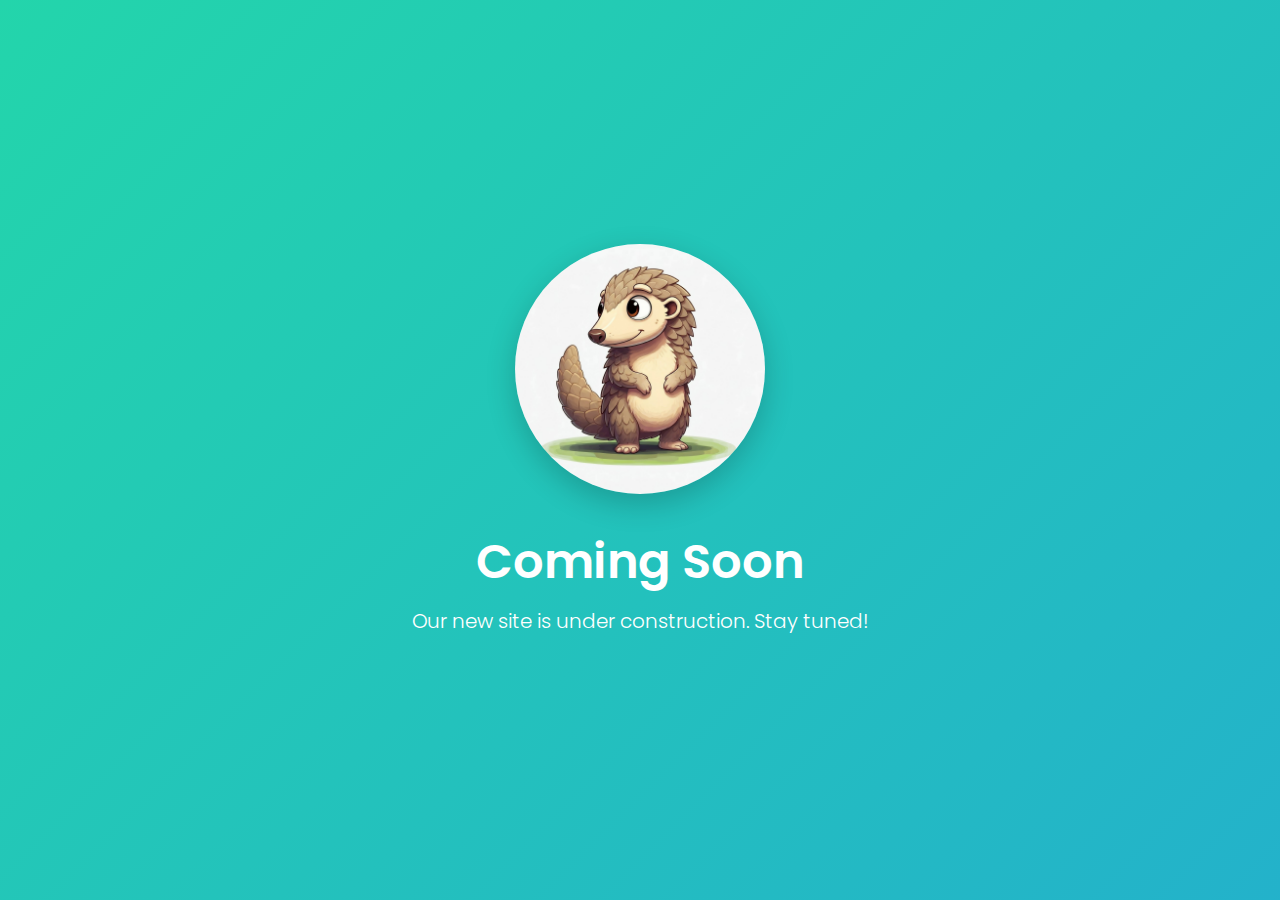
<file: index.html>
<!DOCTYPE html>
<html lang="en">

<head>
    <meta charset="UTF-8">
    <meta name="viewport" content="width=device-width, initial-scale=1.0">
    <title>Coming Soon!</title>
    <style>
        /* Import a nice font from Google Fonts */
        @import url('https://fonts.googleapis.com/css2?family=Poppins:wght@300;600&display=swap');

        /* Basic setup */
        body,
        html {
            height: 100%;
            margin: 0;
            font-family: 'Poppins', sans-serif;
            color: #ffffff;
            overflow: hidden;
            /* Prevents scrollbars from appearing */
        }

        /* The main container that centers everything */
        .container {
            display: flex;
            flex-direction: column;
            justify-content: center;
            align-items: center;
            text-align: center;
            min-height: 100vh;
            padding: 20px;
            box-sizing: border-box;
            /* Ensures padding doesn't add to the total height/width */
        }

        /* --- Animation 1: Animated Gradient Background --- */
        body {
            background: linear-gradient(-45deg, #ee7752, #e73c7e, #23a6d5, #23d5ab);
            background-size: 400% 400%;
            animation: gradientAnimation 15s ease infinite;
        }

        /* Keyframes for the gradient animation */
        @keyframes gradientAnimation {
            0% {
                background-position: 0% 50%;
            }

            50% {
                background-position: 100% 50%;
            }

            100% {
                background-position: 0% 50%;
            }
        }

        /* --- Animation 2: Floating Image --- */
        .mascot-image {
            max-width: 250px;
            /* Adjust the size of your image */
            width: 100%;
            height: auto;
            border-radius: 50%;
            /* Makes the image circular, remove if you want a square */
            box-shadow: 0 10px 30px rgba(0, 0, 0, 0.2);
            margin-bottom: 2rem;
            animation: floatAnimation 6s ease-in-out infinite;
        }

        /* Keyframes for the floating animation */
        @keyframes floatAnimation {
            0% {
                transform: translateY(0);
            }

            50% {
                transform: translateY(-20px);
            }

            100% {
                transform: translateY(0);
            }
        }

        /* --- Animation 3: Glowing Text --- */
        h1 {
            font-size: 3rem;
            font-weight: 600;
            margin: 0;
            animation: glowAnimation 2s ease-in-out infinite alternate;
        }

        p {
            font-size: 1.25rem;
            font-weight: 300;
            margin-top: 0.5rem;
        }

        /* Keyframes for the glowing text animation */
        @keyframes glowAnimation {
            from {
                text-shadow: 0 0 10px #fff, 0 0 20px #fff, 0 0 30px #e60073, 0 0 40px #e60073;
            }

            to {
                text-shadow: 0 0 20px #fff, 0 0 30px #ff4da6, 0 0 40px #ff4da6, 0 0 50px #ff4da6;
            }
        }

        /* Making it responsive for smaller screens */
        @media (max-width: 600px) {
            h1 {
                font-size: 2.5rem;
            }

            .mascot-image {
                max-width: 180px;
            }
        }
    </style>
</head>

<body>

    <div class="container">
        <img src="penny_the_pangolin.jpg" alt="Penny the Pangolin" class="mascot-image">

        <h1>Coming Soon</h1>
        <p>Our new site is under construction. Stay tuned!</p>
    </div>

</body>

</html>
</file>
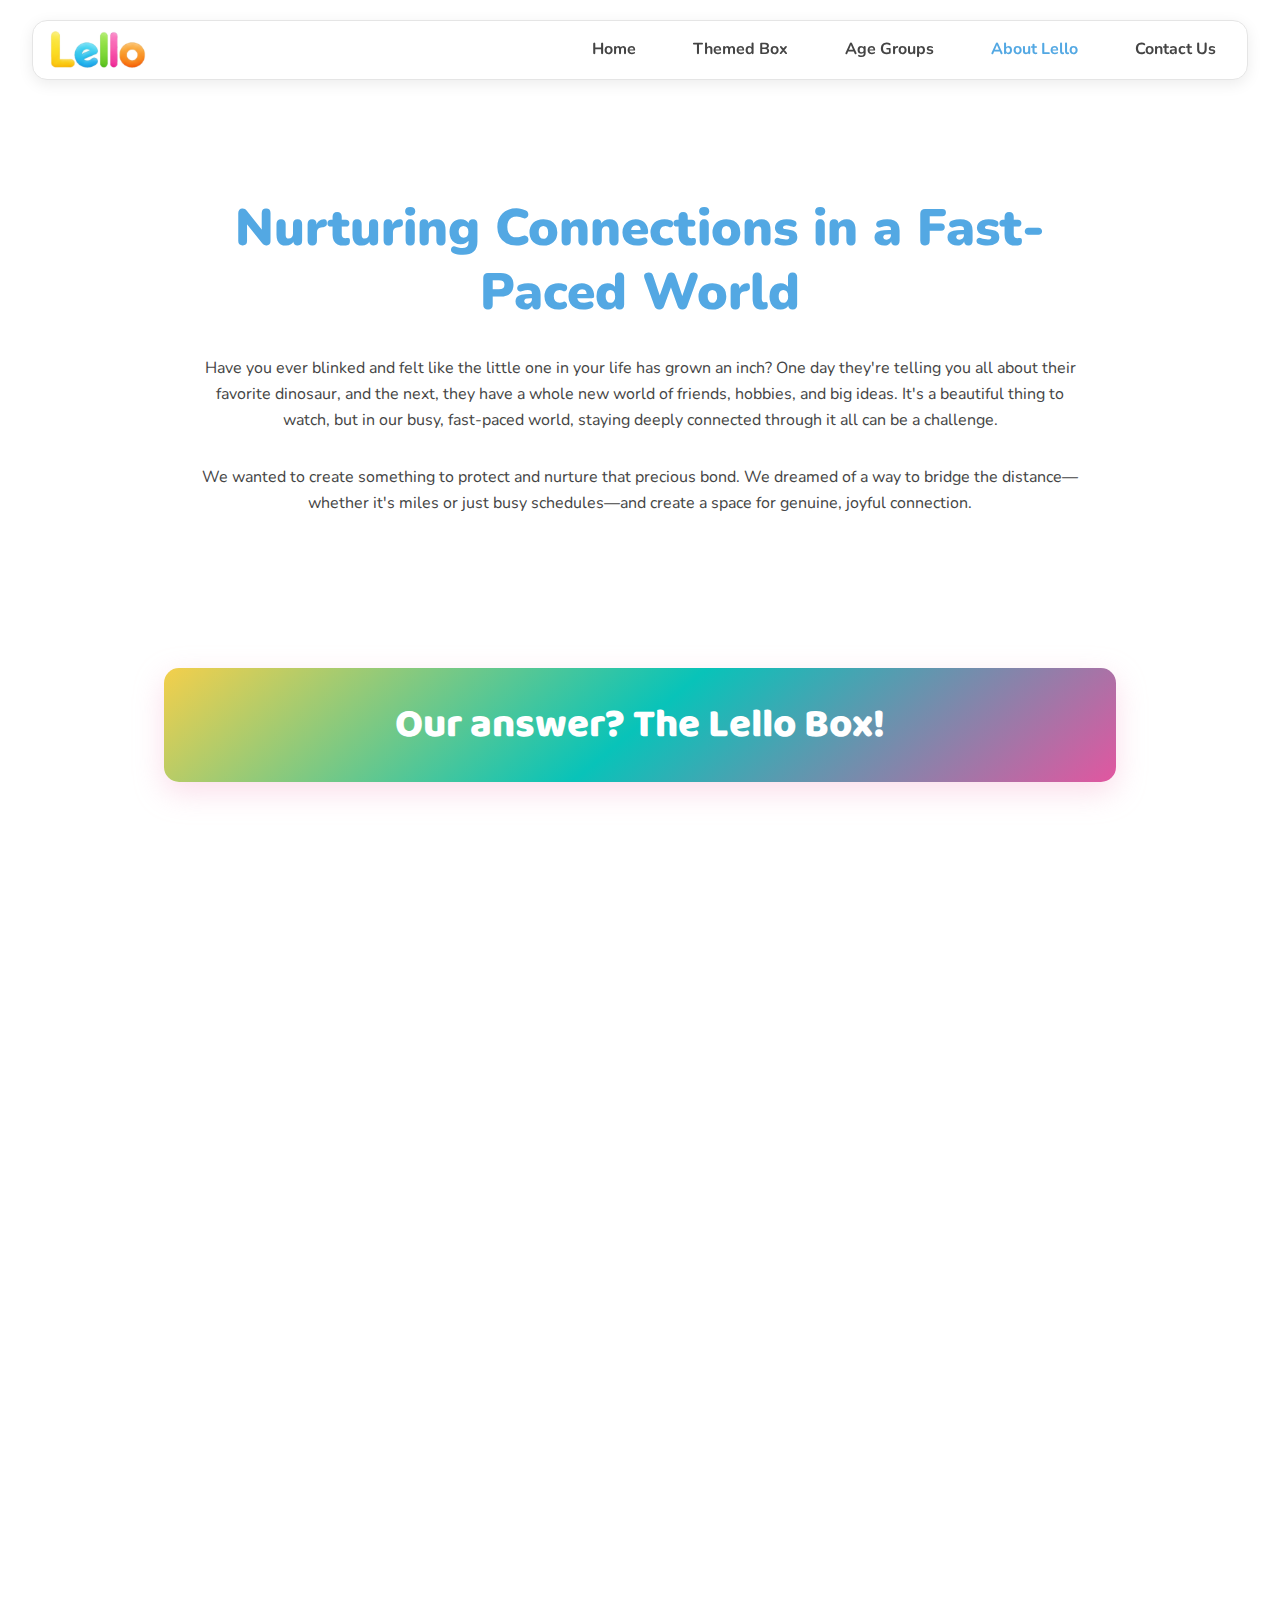
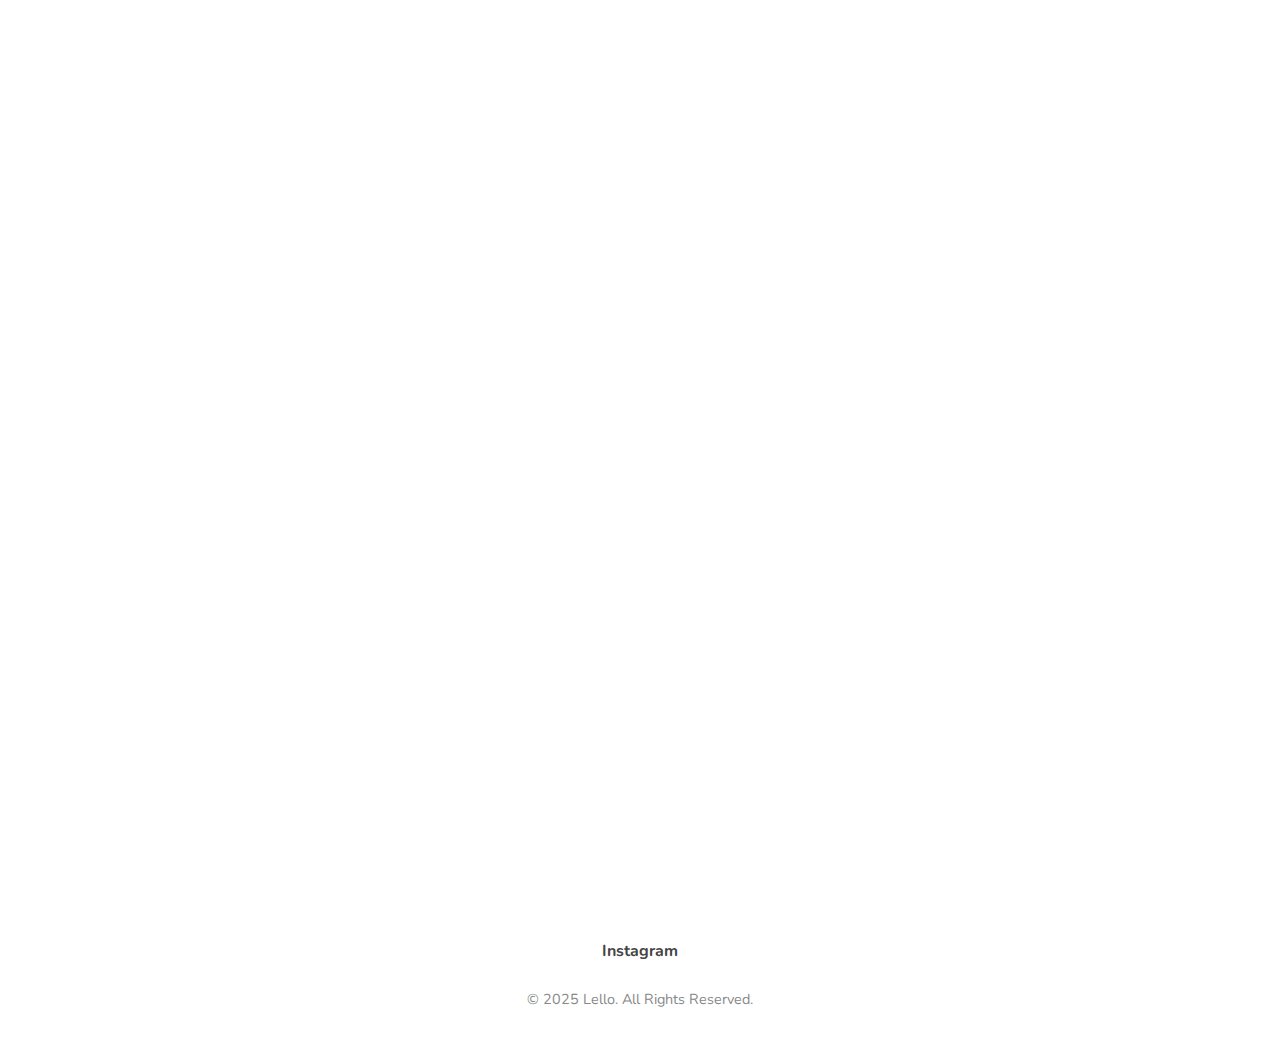
<file: about.html>
<!DOCTYPE html>
<html lang="en">
<head>
    <meta charset="UTF-8">
    <meta name="viewport" content="width=device-width, initial-scale=1.0">
    <title>Lello - About Us</title>
    
    <!-- Fonts -->
    <link rel="preconnect" href="https://fonts.googleapis.com">
    <link rel="preconnect" href="https://fonts.gstatic.com" crossorigin>
    <link href="https://fonts.googleapis.com/css2?family=Baloo+2:wght@800&family=Nunito:wght@400;700;900&display=swap" rel="stylesheet">
    
    <!-- Core Styles -->
    <link rel="stylesheet" href="css/core.css">
    <link rel="stylesheet" href="css/layout.css">
    <link rel="stylesheet" href="css/animations.css">
    <link rel="stylesheet" href="css/responsive.css">
</head>

<body>
    <header></header>

    <main>
        <div class="content-wrapper">
            <section class="section text-center mb-3xl scroll-reveal">
                <h2 class="text-secondary font-primary mb-lg">Nurturing Connections in a Fast-Paced World</h2>
                <p class="mb-lg">Have you ever blinked and felt like the little one in your life has grown an inch? One
                    day they're
                    telling you all about their favorite dinosaur, and the next, they have a whole new world of friends,
                    hobbies, and big ideas. It's a beautiful thing to watch, but in our busy, fast-paced world, staying
                    deeply connected through it all can be a challenge.</p>
                <p>We wanted to create something to protect and nurture that precious bond. We dreamed of a way to
                    bridge the distance—whether it's miles or just busy schedules—and create a space for genuine, joyful
                    connection.</p>
            </section>

            <div class="solution-reveal">
                <h3>Our answer? The Lello Box!</h3>
            </div>

            <section class="section mb-3xl scroll-reveal">
                <h2 class="text-center mb-lg">Inside Every Lello Box</h2>

                <div class="feature-grid">
                    <div class="card card-feature">
                        <h3>A Space to Share</h3>
                        <p>Our thoughtfully designed letter templates and prompts make it easy and fun for children to
                            share what's on their mind. It's a creative way for them to express feelings and create a
                            treasured keepsake.</p>
                    </div>
                    <div class="card card-feature">
                        <h3>An Adventure to Enjoy</h3>
                        <p>We also include an engaging, hands-on activity designed to spark curiosity and creativity.
                            These screen-free projects are perfect for helping kids learn, play, and discover something
                            new.</p>
                    </div>
                </div>
            </section>

            <section class="section mb-3xl scroll-reveal">
                <h2 class="text-center mb-lg">Our Mission</h2>
                <p class="text-center mb-lg">At Lello, our mission is simple: to help you build lasting memories and
                    strengthen your relationship
                    with the growing child in your life. We are dedicated to creating a world with:</p>

                <ul class="mission-list">
                    <li>
                        <h3>Deeper Connections</h3>
                        <p>Fostering the incredible bond between adults and the children they love.</p>
                    </li>
                    <li>
                        <h3>Confident Kids</h3>
                        <p>Giving children a fun and safe way to find their voice and express themselves.</p>
                    </li>
                    <li>
                        <h3>Screen-Free Fun</h3>
                        <p>Sparking joy, curiosity, and a love for hands-on learning.</p>
                    </li>
                </ul>
            </section>

            <section class="section text-center scroll-reveal">
                <p class="mb-lg">Thank you for being here. We can't wait for you to see the magic unfold, one letter at
                    a time.</p>
                <p class="signature">With warmth and wonder,<br>The Lello Family</p>
            </section>
        </div>
    </main>

    <footer></footer>

    <script src="js/shared.js"></script>
</body>

</html>
</file>
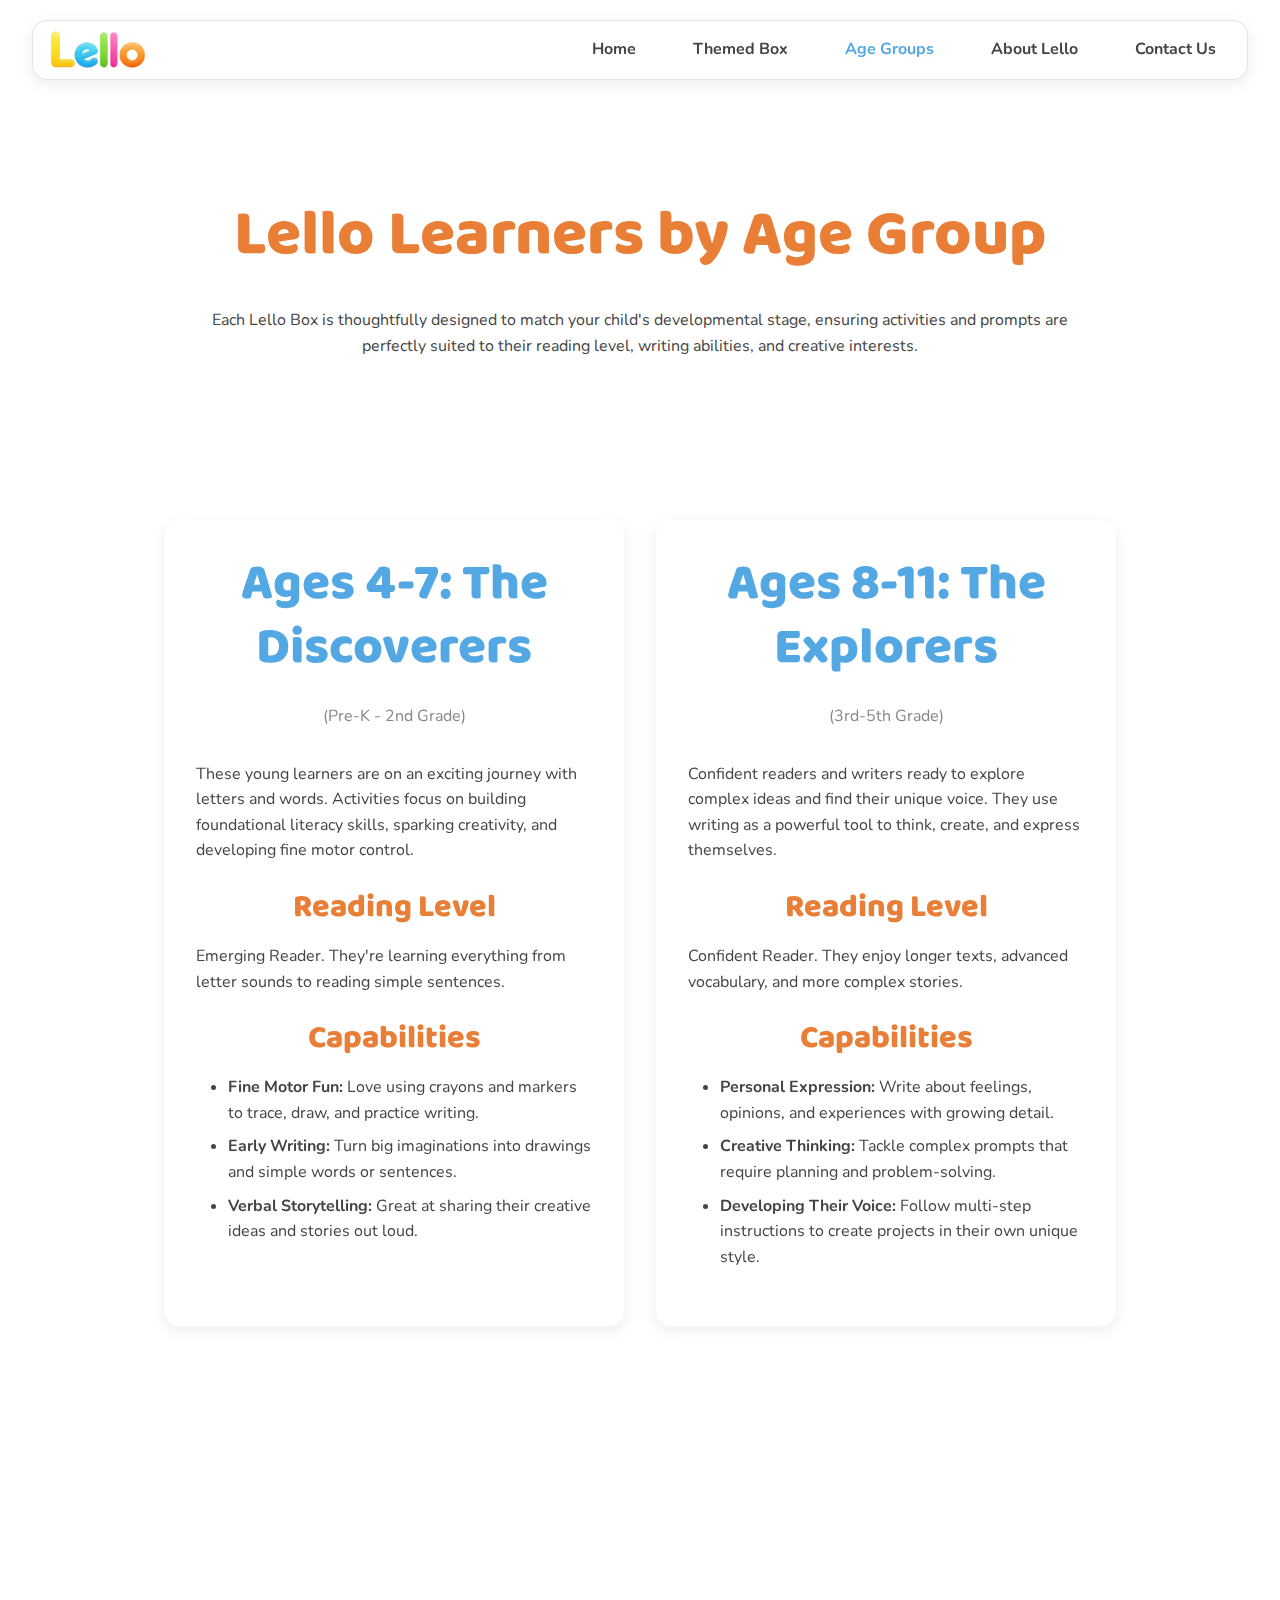
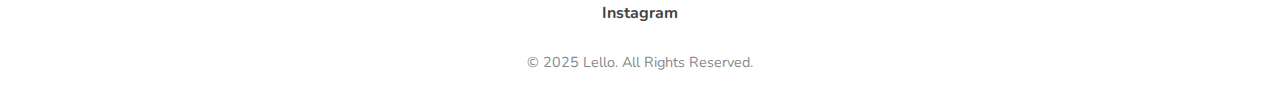
<file: age-groups.html>
<!DOCTYPE html>
<html lang="en">

<head>
    <meta charset="UTF-8">
    <meta name="viewport" content="width=device-width, initial-scale=1.0">
    <title>Lello - Age Groups</title>

    <!-- Fonts -->
    <link rel="preconnect" href="https://fonts.googleapis.com">
    <link rel="preconnect" href="https://fonts.gstatic.com" crossorigin>
    <link href="https://fonts.googleapis.com/css2?family=Baloo+2:wght@800&family=Nunito:wght@400;700;900&display=swap"
        rel="stylesheet">

    <!-- Core Styles -->
    <link rel="stylesheet" href="css/core.css">
    <link rel="stylesheet" href="css/layout.css">
    <link rel="stylesheet" href="css/animations.css">
    <link rel="stylesheet" href="css/responsive.css">
    <link rel="stylesheet" href="css/age-groups.css">
</head>

<body>
    <header></header>

    <main>
        <div class="content-wrapper first-content-element">
            <section class="section text-center mb-3xl scroll-reveal">
                <h1 class="section-title text-primary mb-lg">Lello Learners by Age Group</h1>
                <p class="section-description mb-lg">Each Lello Box is thoughtfully designed to match your child's
                    developmental stage, ensuring activities and prompts are perfectly suited to their reading level,
                    writing abilities, and creative interests.</p>
            </section>

            <div class="feature-grid">
                <!-- Ages 4-7: The Discoverers -->
                <div class="card card-feature card-interactive scroll-reveal">
                    <div class="card-content">
                        <h2 class="card-title text-secondary mb-md">Ages 4-7: The Discoverers</h2>
                        <p class="text-muted mb-md">(Pre-K - 2nd Grade)</p>

                        <div class="card-description">
                            <p class="mb-md">These young learners are on an exciting journey with letters and words.
                                Activities focus on building foundational literacy skills, sparking creativity, and
                                developing
                                fine motor control.</p>

                            <div class="mb-md">
                                <h3 class="text-primary mb-sm">Reading Level</h3>
                                <p>Emerging Reader. They're learning everything from letter sounds to reading simple
                                    sentences.</p>
                            </div>

                            <div>
                                <h3 class="text-primary mb-sm">Capabilities</h3>
                                <ul class="capability-list">
                                    <li><strong>Fine Motor Fun:</strong> Love using crayons and markers to trace, draw,
                                        and practice writing.</li>
                                    <li><strong>Early Writing:</strong> Turn big imaginations into drawings and simple
                                        words or sentences.</li>
                                    <li><strong>Verbal Storytelling:</strong> Great at sharing their creative ideas and
                                        stories out loud.</li>
                                </ul>
                            </div>
                        </div>
                    </div>
                </div>

                <!-- Ages 8-11: The Explorers -->
                <div class="card card-feature card-interactive scroll-reveal">
                    <div class="card-content">
                        <h2 class="card-title text-secondary mb-md">Ages 8-11: The Explorers</h2>
                        <p class="text-muted mb-md">(3rd-5th Grade)</p>

                        <div class="card-description">
                            <p class="mb-md">Confident readers and writers ready to explore complex ideas and find their
                                unique voice.
                                They use writing as a powerful tool to think, create, and express themselves.</p>

                            <div class="mb-md">
                                <h3 class="text-primary mb-sm">Reading Level</h3>
                                <p>Confident Reader. They enjoy longer texts, advanced vocabulary, and more complex
                                    stories.</p>
                            </div>

                            <div>
                                <h3 class="text-primary mb-sm">Capabilities</h3>
                                <ul class="capability-list">
                                    <li><strong>Personal Expression:</strong> Write about feelings, opinions, and
                                        experiences with growing detail.</li>
                                    <li><strong>Creative Thinking:</strong> Tackle complex prompts that require planning
                                        and problem-solving.</li>
                                    <li><strong>Developing Their Voice:</strong> Follow multi-step instructions to
                                        create projects in their own unique style.</li>
                                </ul>
                            </div>
                        </div>
                    </div>
                </div>
            </div>

            <section class="section text-center scroll-reveal">
                <p class="mb-lg">Each Lello Box is carefully crafted to meet your child exactly where they are in their
                    learning journey, providing just the right balance of challenge and support to help them grow and
                    thrive.</p>
            </section>
        </div>
    </main>

    <footer></footer>

    <script src="js/shared.js"></script>
</body>

</html>
</file>
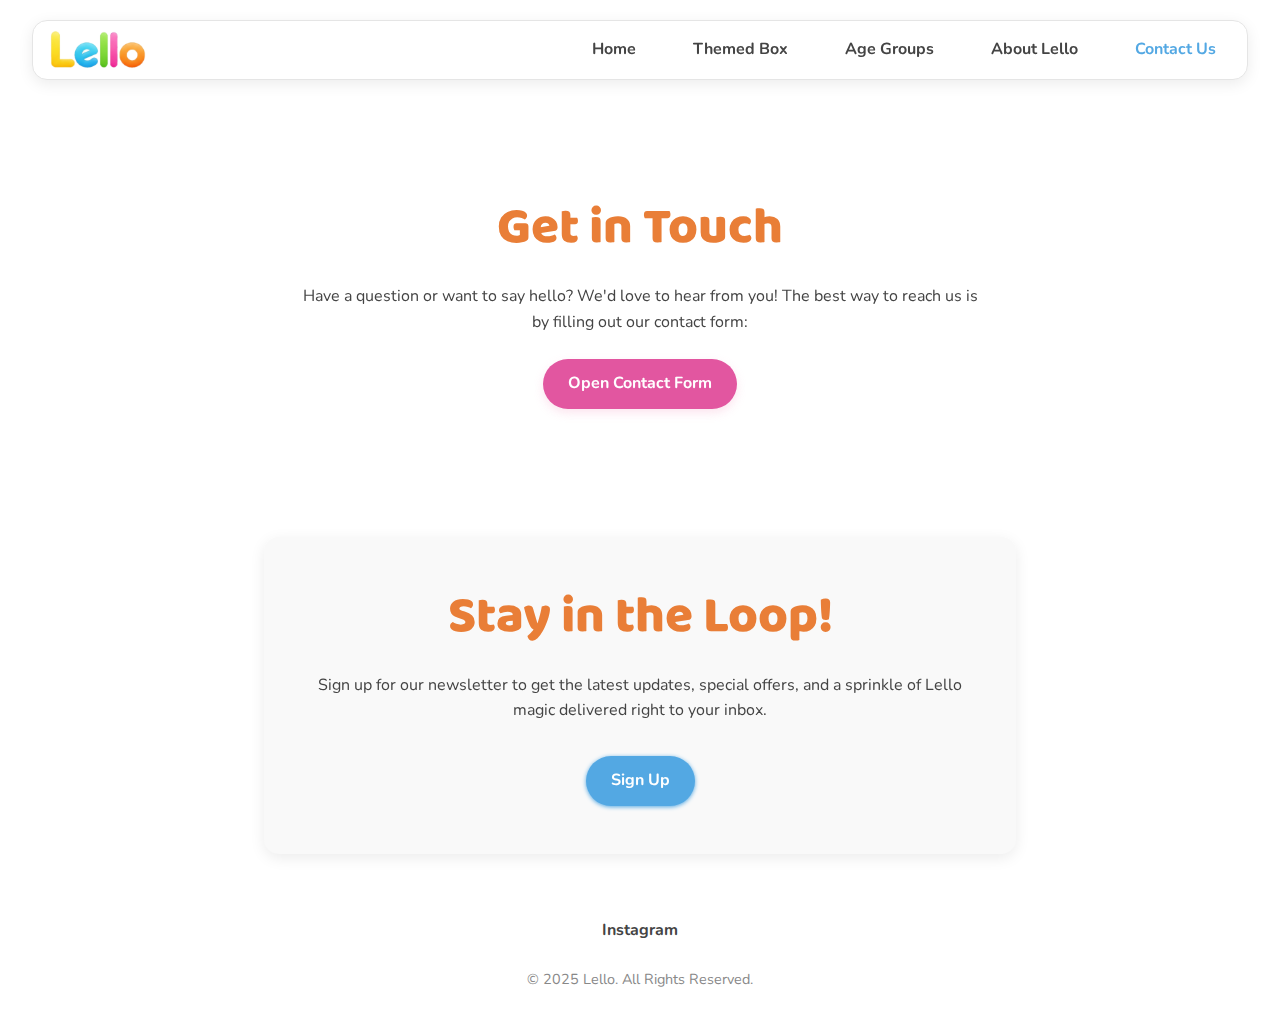
<file: contact.html>
<!DOCTYPE html>
<html lang="en">

<head>
    <meta charset="UTF-8">
    <meta name="viewport" content="width=device-width, initial-scale=1.0">
    <title>Lello - Contact Us</title>

    <!-- Font Loading -->
    <link rel="preconnect" href="https://fonts.googleapis.com">
    <link rel="preconnect" href="https://fonts.gstatic.com" crossorigin>
    <link href="https://fonts.googleapis.com/css2?family=Baloo+2:wght@800&family=Nunito:wght@400;700;900&display=swap"
        rel="stylesheet">

    <!-- Organized CSS Structure -->
    <link rel="stylesheet" href="css/variables.css">
    <link rel="stylesheet" href="css/base.css">
    <link rel="stylesheet" href="css/components.css">
    <link rel="stylesheet" href="css/layout.css">
    <link rel="stylesheet" href="css/animations.css">
    <link rel="stylesheet" href="css/responsive.css">
</head>

<body>
    <header></header>

    <main>
        <div class="content-wrapper-sm animate-fade-in">
            <section class="section text-center mb-3xl">
                <h2>Get in Touch</h2>
                <p>Have a question or want to say hello? We'd love to hear from you! The best way to reach us is by
                    filling out our contact form:</p>
                <a href="https://forms.gle/kCBWHjTk5dmyyWNJ7" class="btn">Open Contact Form</a>
            </section>

            <section class="newsletter-section text-center">
                <h2>Stay in the Loop!</h2>
                <p class="mb-lg">Sign up for our newsletter to get the latest updates, special offers, and a sprinkle of
                    Lello magic
                    delivered right to your inbox.</p>
                <a href="https://forms.gle/kCBWHjTk5dmyyWNJ7" class="btn btn-secondary">Sign Up</a>
            </section>
        </div>
    </main>

    <footer></footer>

    <script src="js/main.js"></script>
</body>

</html>
</file>
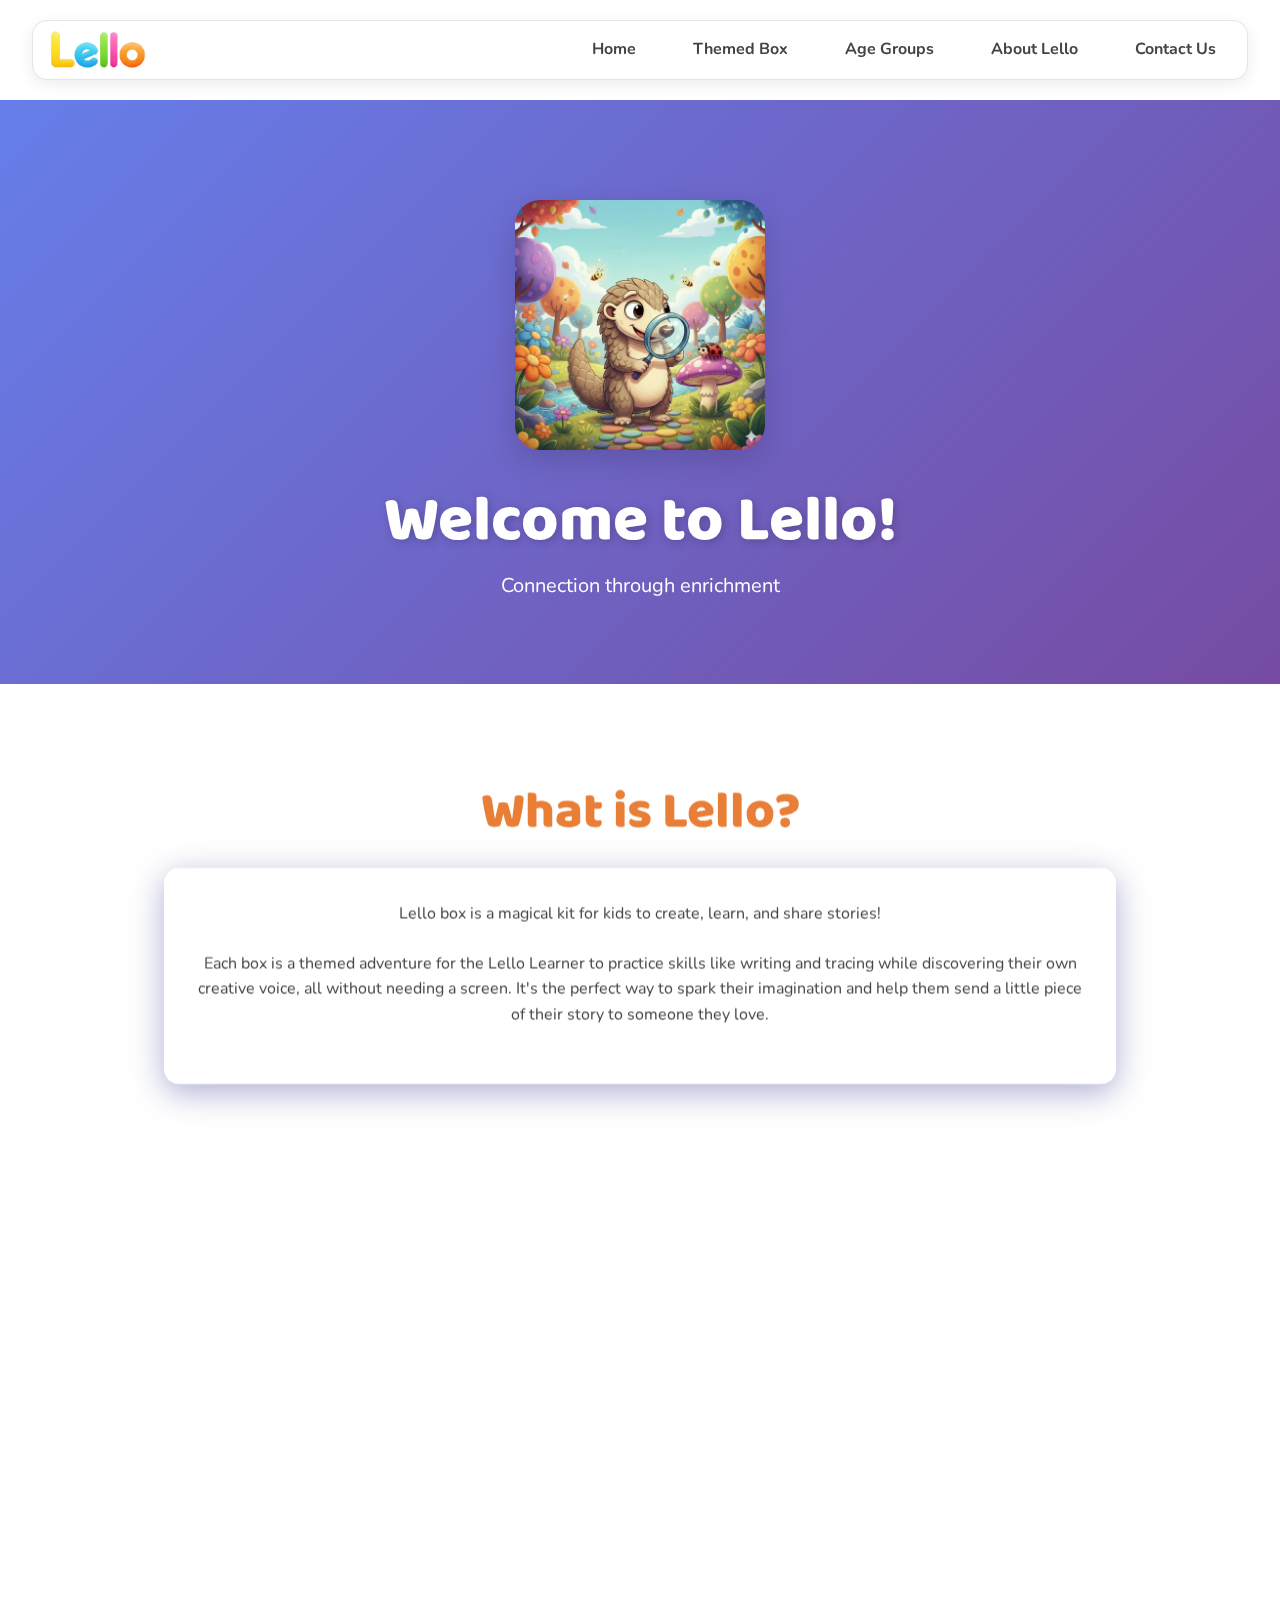
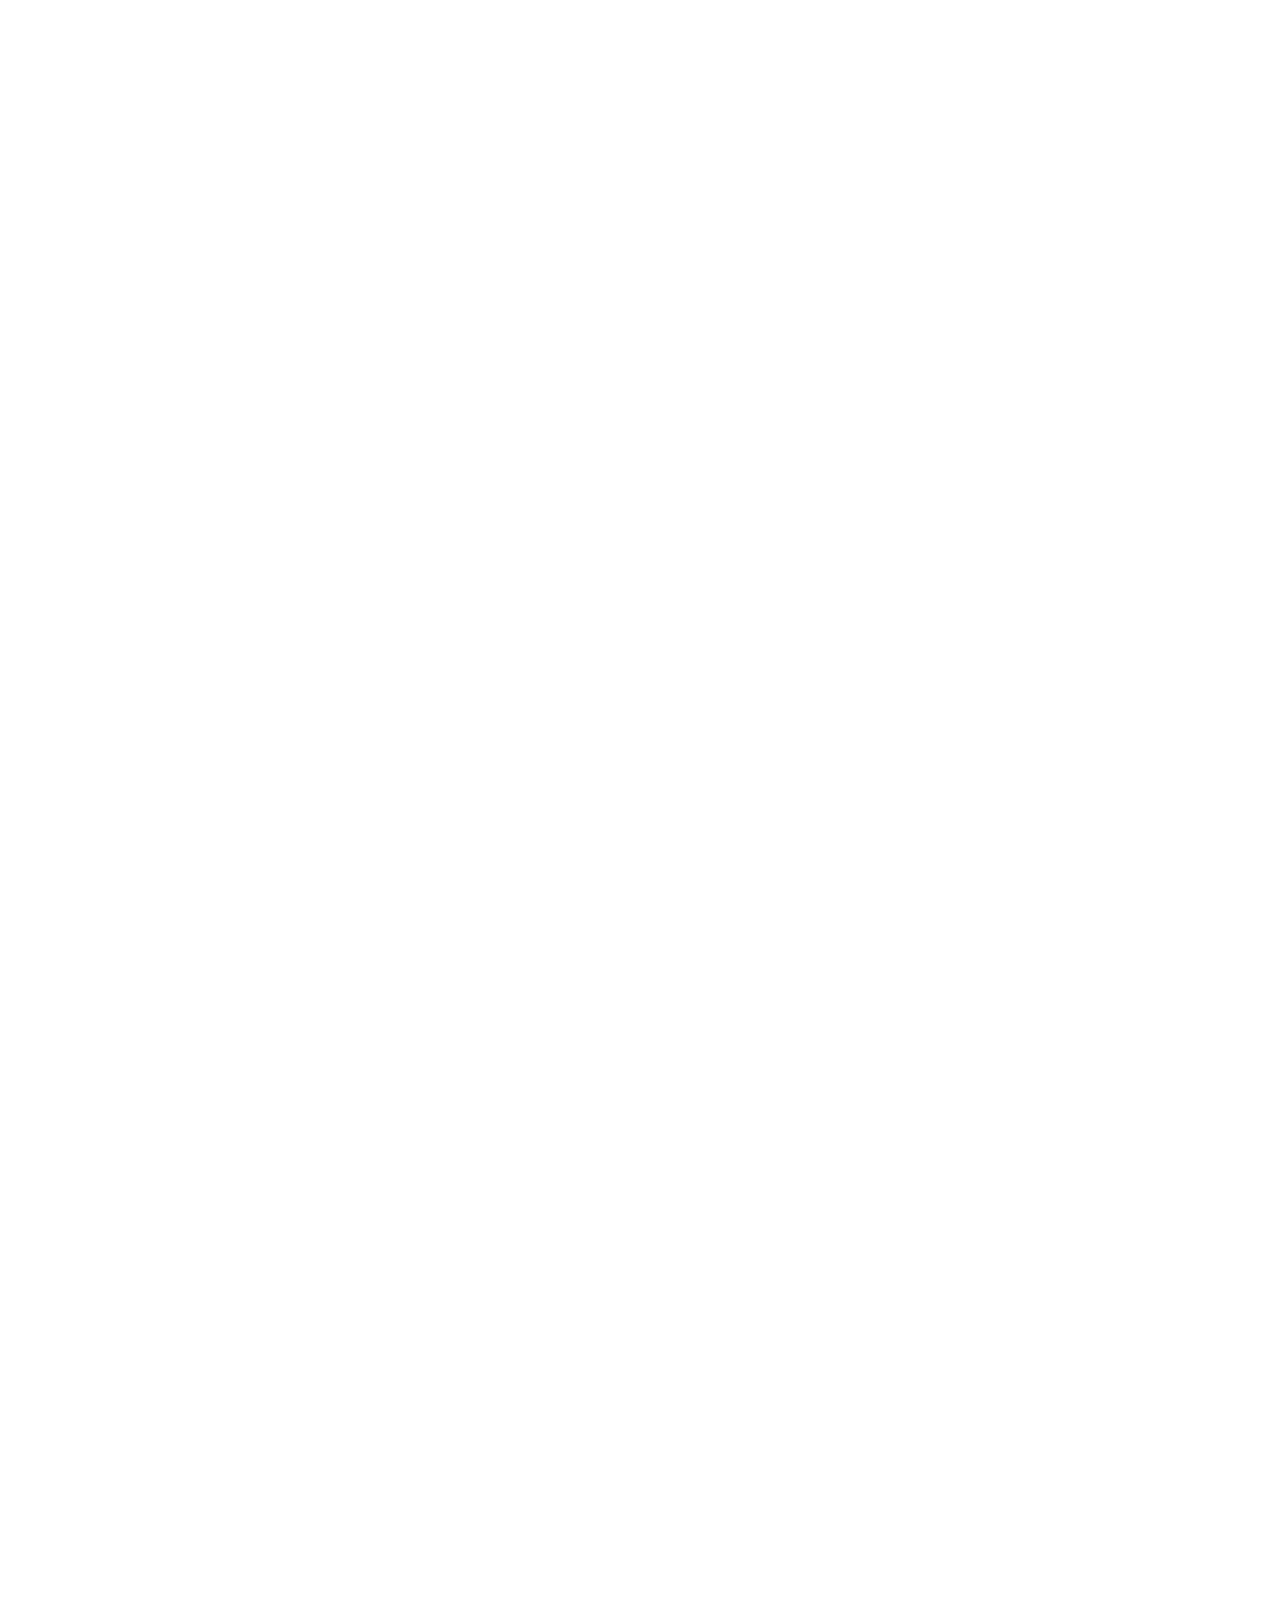
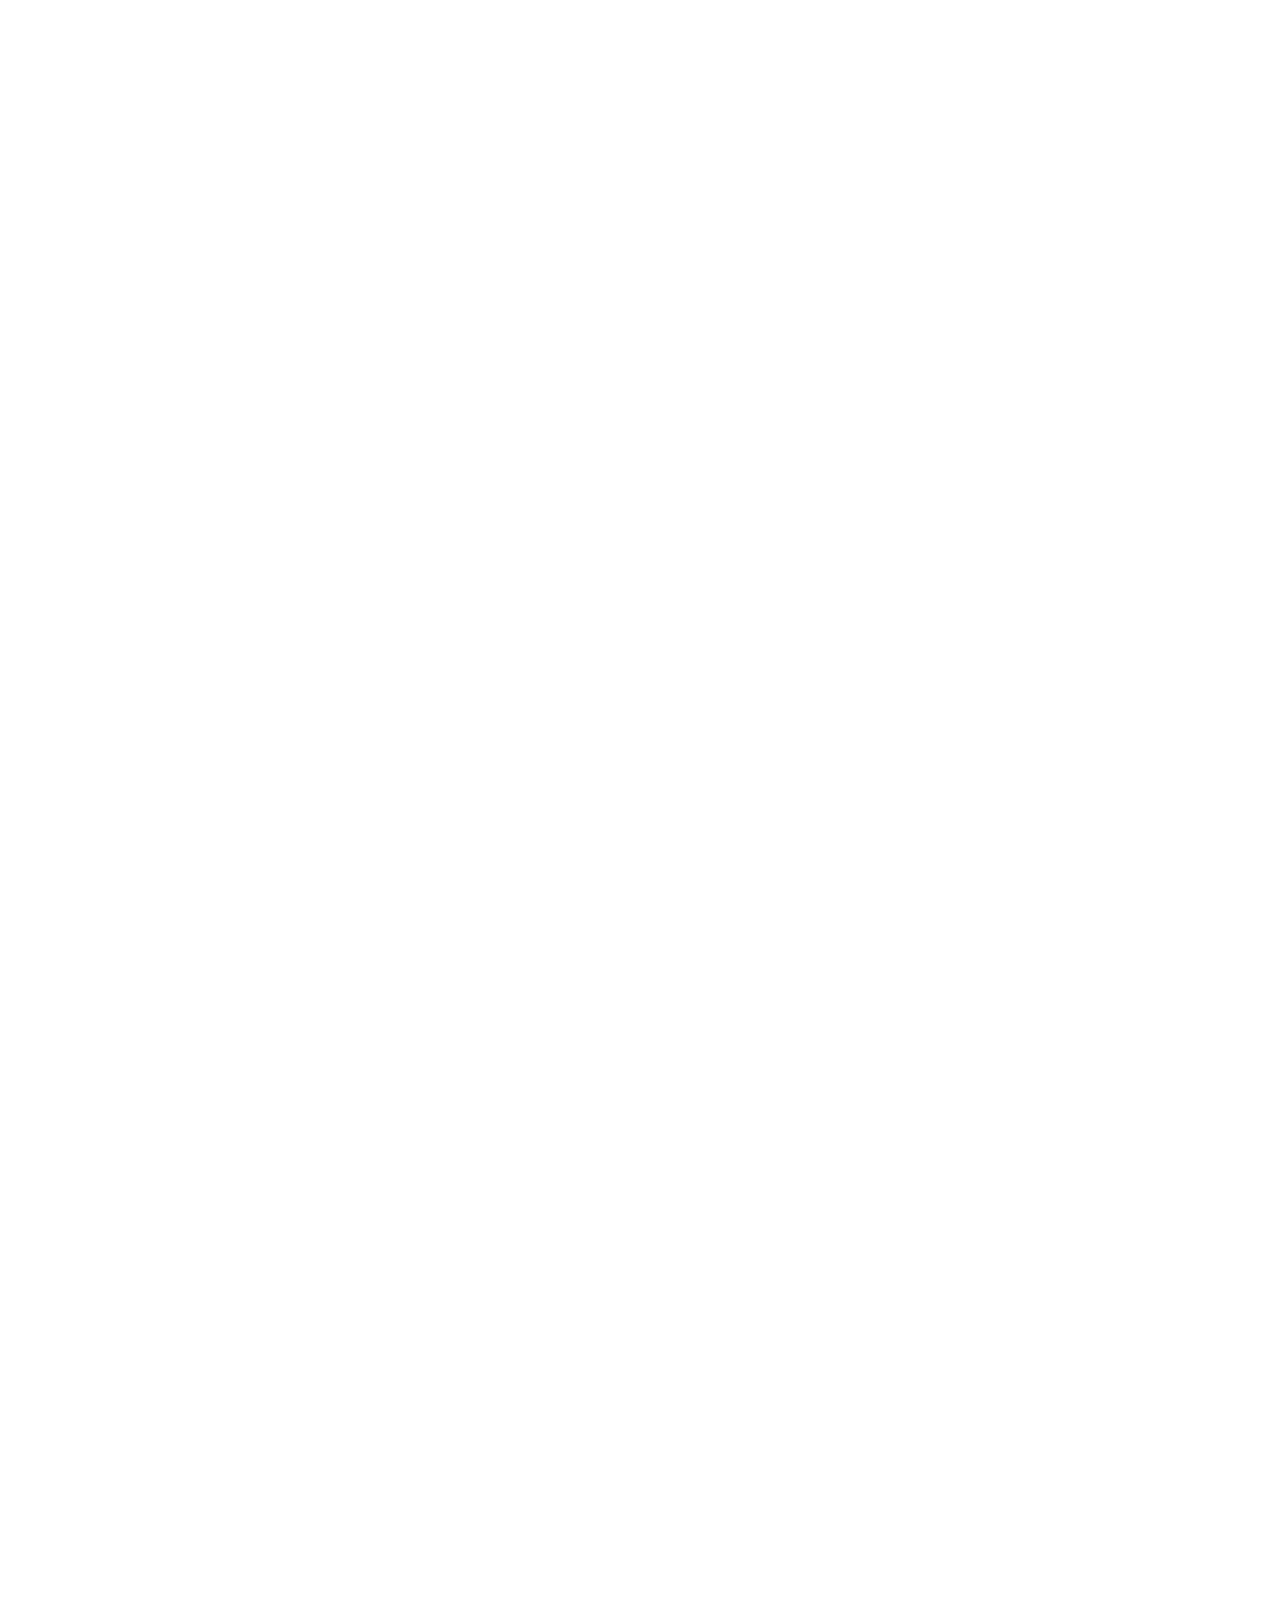
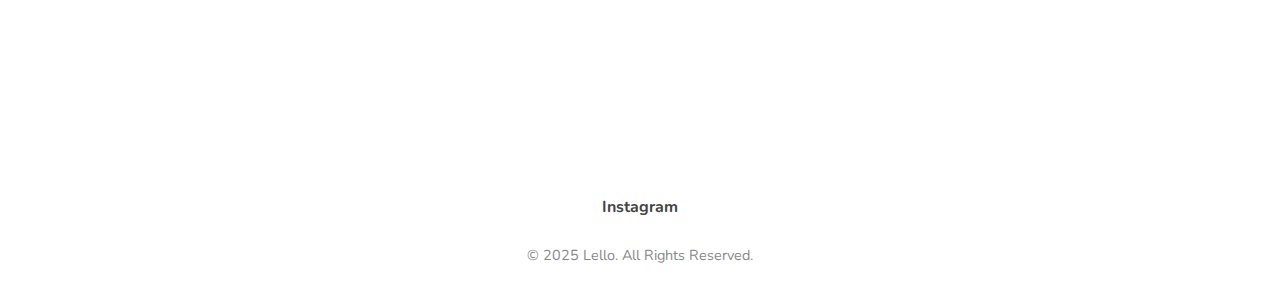
<file: home.html>
<!DOCTYPE html>
<html lang="en">

<head>
    <meta charset="UTF-8">
    <meta name="viewport" content="width=device-width, initial-scale=1.0">
    <title>Lello - Connecting Hearts Through Letters</title>

    <!-- Fonts -->
    <link rel="preconnect" href="https://fonts.googleapis.com">
    <link rel="preconnect" href="https://fonts.gstatic.com" crossorigin>
    <link href="https://fonts.googleapis.com/css2?family=Baloo+2:wght@800&family=Nunito:wght@400;700;900&display=swap"
        rel="stylesheet">

    <!-- Core Styles -->
    <link rel="stylesheet" href="css/core.css">
    <link rel="stylesheet" href="css/layout.css">
    <link rel="stylesheet" href="css/animations.css">
    <link rel="stylesheet" href="css/responsive.css">
</head>

<body>
    <header></header>

    <main>
        <!-- Hero Section -->
        <section class="hero">
            <div class="hero-content animate-fade-in">
                <img src="images/penny_adventure.jpg" alt="Penny the Mascot"
                    class="mascot-image hover-scale animate-float">
                <h1 class="reveal-up">Welcome to Lello!</h1>
                <p class="hero-subtitle reveal-up">Connection through enrichment</p>
            </div>
        </section>

        <!-- What is Lello Section -->
        <section class="section section-center scroll-reveal" id="what-is-lello">
            <div class="content-wrapper">
                <h2 class="section-title reveal-up">What is Lello?</h2>
                <div class="lello-description">
                    <div class="description-content glass-card reveal-up">
                        <div class="description-main">
                            <p class="main-text">Lello box is a magical kit for kids to create, learn, and share
                                stories!</p>
                            <p class="description-text">Each box is a themed adventure for the Lello Learner
                                to practice skills like writing and tracing while discovering their own
                                creative voice, all without needing a screen.
                                It's the perfect way to spark their imagination and help them send a little piece of
                                their story to someone they love.
                            </p>
                        </div>
                    </div>
                </div>
            </div>
        </section>

        <!-- What's Inside Section -->
        <section class="section section-alt scroll-reveal" id="whats-inside">
            <div class="content-wrapper">
                <h2 class="section-title scroll-reveal-fade">What's inside?</h2>
                <div class="whats-inside-content">
                    <div class="box-contents-showcase stagger-children-enhanced">
                        <div class="flip-card scroll-reveal-scale">
                            <div class="flip-card-inner">
                                <div class="flip-card-front glass-card">
                                    <div class="card-image">
                                        <div class="item-icon">📚</div>
                                    </div>
                                    <h3 class="card-title">Themed Activity Book</h3>
                                </div>
                                <div class="flip-card-back glass-card">
                                    <div class="card-content">
                                        <h3 class="card-title">Themed Activity Book</h3>
                                        <p class="card-description">Engaging activities that spark creativity and
                                            learning through fun, hands-on challenges that develop writing, drawing, and
                                            critical thinking skills.</p>
                                    </div>
                                </div>
                            </div>
                        </div>
                        <div class="flip-card scroll-reveal-scale">
                            <div class="flip-card-inner">
                                <div class="flip-card-front glass-card">
                                    <div class="card-image">
                                        <div class="item-icon">📖</div>
                                    </div>
                                    <h3 class="card-title">Themed Book</h3>
                                </div>
                                <div class="flip-card-back glass-card">
                                    <div class="card-content">
                                        <h3 class="card-title">Themed Book</h3>
                                        <p class="card-description">We carefully select a wonderful stories that
                                            transport young minds to
                                            magical worlds of imagination and wonder, inspiring them to create their own
                                            tales.</p>
                                    </div>
                                </div>
                            </div>
                        </div>
                        <div class="flip-card scroll-reveal-scale">
                            <div class="flip-card-inner">
                                <div class="flip-card-front glass-card">
                                    <div class="card-image">
                                        <div class="item-icon">✉️</div>
                                    </div>
                                    <h3 class="card-title">2 "My Story Mail" Templates</h3>
                                </div>
                                <div class="flip-card-back glass-card">
                                    <div class="card-content">
                                        <h3 class="card-title">2 "My Story Mail" Templates</h3>
                                        <p class="card-description">Spark meaningful connections with guided letter
                                            templates perfect for growing writers.
                                            Then, collect each letter to build a priceless keepsake of their childhood,
                                            one sweet note at a time.
                                        </p>
                                    </div>
                                </div>
                            </div>
                        </div>
                    </div>
                </div>
            </div>
        </section>

        <!-- Ready to Get Started Section -->
        <section class="section section-center scroll-reveal" id="ready-to-start">
            <div class="content-wrapper">
                <h2 class="section-title reveal-up">Let's get started!</h2>
            </div>
        </section>

        <!-- Think of Your Lello Learner Section -->
        <section class="section section-alt scroll-reveal" id="lello-learner">
            <div class="content-wrapper">
                <div class="learner-content">
                    <div class="learner-text">
                        <h2 class="section-title reveal-left">First, think of your Lello Learner!</h2>
                        <p class="learner-description reveal-left">
                            Whether it's your niece, a grandchild, or a friend from camp, Lello Box is a simple way to
                            say "hey!" no matter the distance.

                            It's a gift that helps them express their creativity and send a little love back your way in
                            the form of art!
                        </p>
                    </div>
                    <div class="learner-visual reveal-right">
                        <div class="box-opening">
                            <div class="gift-box">
                                <div class="box-lid"></div>
                                <div class="box-base"></div>
                                <div class="box-contents">
                                    <span class="sparkle">✨</span>
                                    <span class="sparkle">💝</span>
                                    <span class="sparkle">✉️</span>
                                </div>
                            </div>
                        </div>
                    </div>
                </div>
            </div>
        </section>

        <!-- Box Theme Section -->
        <section class="section section-center scroll-reveal" id="box-theme">
            <div class="content-wrapper">
                <h2 class="section-title reveal-up">View our upcoming box theme</h2>
                <div class="theme-showcase glass-card reveal-up">
                    <div class="theme-preview">
                        <img src="images/penny_adventure.jpg" alt="Upcoming Theme" class="theme-image hover-scale">
                        <div class="theme-info">
                            <h3 class="theme-title">Adventure Awaits!</h3>
                            <p class="theme-description">
                                Explore distant lands and discover new cultures through letters, crafts, and stories.
                                This month's adventure takes you and your Lello Learner on a journey around the world!
                            </p>
                        </div>
                    </div>
                </div>
            </div>
        </section>

        <!-- Call to Action Section -->
        <section class="section section-alt section-center scroll-reveal" id="order-now">
            <div class="content-wrapper">
                <div class="cta-content">
                    <h2 class="section-title reveal-up">Then click this button to order!</h2>
                    <p class="cta-description reveal-up">
                        Ready to start your Lello journey? Click below to place your order and bring the magic of
                        connection to your family.
                    </p>
                    <a href="https://forms.gle/NnN12BZB4NkHYbxn7" class="btn btn-primary btn-interactive cta-button"
                        target="_blank" rel="noopener noreferrer">
                        Order Your Lello Box Now!
                    </a>
                </div>
            </div>
        </section>
    </main>

    <footer></footer>

    <script src="js/shared.js"></script>
    <script src="js/home.js"></script>
</body>

</html>
</file>
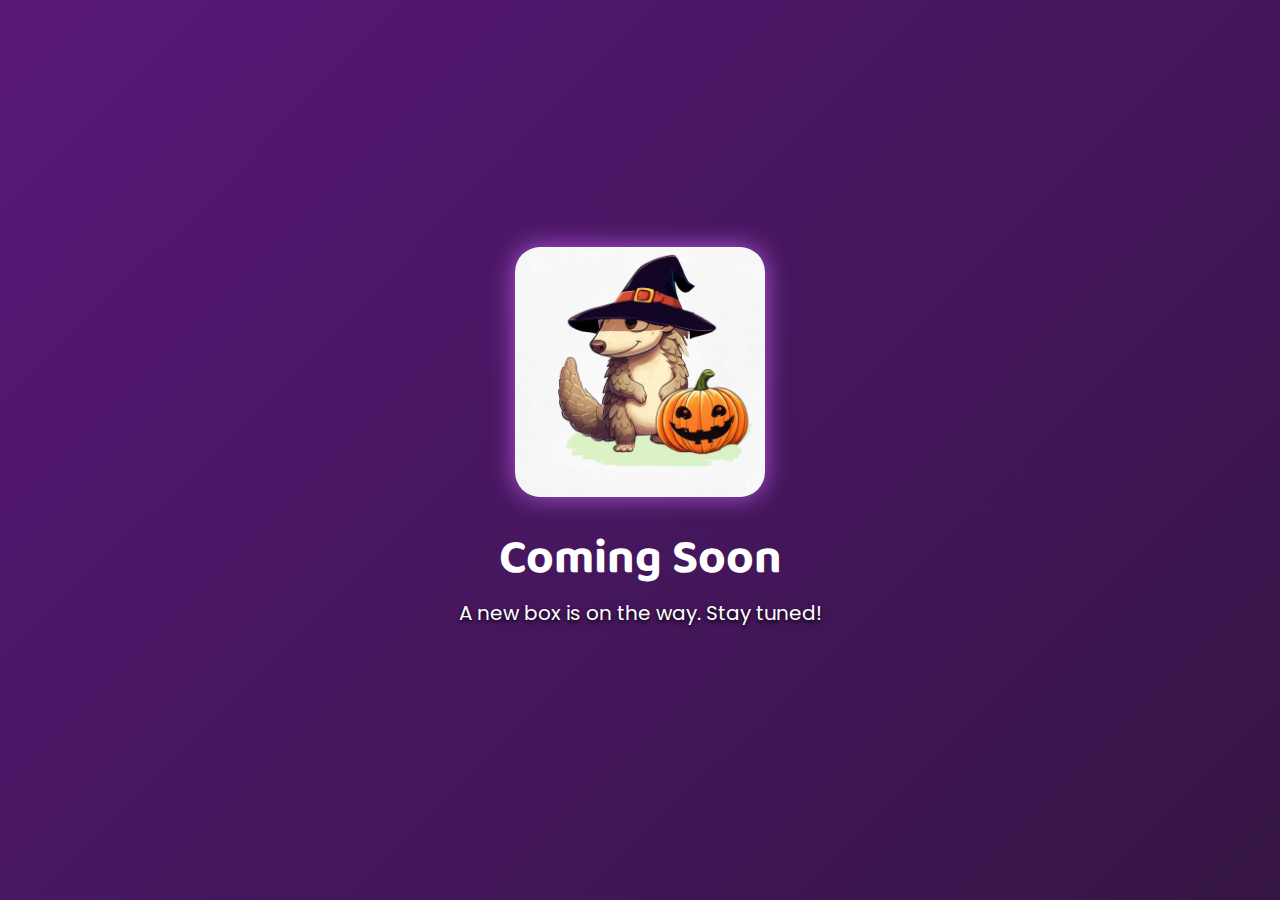
<file: landing.html>
<!DOCTYPE html>
<html lang="en">

<head>
    <meta charset="UTF-8">
    <meta name="viewport" content="width=device-width, initial-scale=1.0">
    <title>Lello - Coming Soon!</title>

    <!-- Fonts -->
    <link rel="preconnect" href="https://fonts.googleapis.com">
    <link rel="preconnect" href="https://fonts.gstatic.com" crossorigin>
    <link
        href="https://fonts.googleapis.com/css2?family=Baloo+2:wght@800&family=Nunito:wght@400;700;900&family=Poppins:wght@300;600&display=swap"
        rel="stylesheet">

    <!-- Core Styles -->
    <link rel="stylesheet" href="css/core.css">
    <link rel="stylesheet" href="css/animations.css">
    <link rel="stylesheet" href="css/responsive.css">

    <!-- Favicon -->
    <link rel="icon" type="image/png" href="/favicon-96x96.png" sizes="96x96" />
    <link rel="icon" type="image/svg+xml" href="/favicon.svg" />
    <link rel="shortcut icon" href="/favicon.ico" />
    <link rel="apple-touch-icon" sizes="180x180" href="/apple-touch-icon.png" />
    <meta name="apple-mobile-web-app-title" content="Lello" />
    <link rel="manifest" href="/site.webmanifest" />
</head>

<body class="coming-soon-body">
    <div class="coming-soon-container">
        <img src="images/penny_halloween.jpg" alt="Penny the Pangolin" class="coming-soon-mascot">
        <h1 class="coming-soon-title">Coming Soon</h1>
        <p class="coming-soon-text">A new box is on the way. Stay tuned!</p>
    </div>
</body>

</html>
</file>
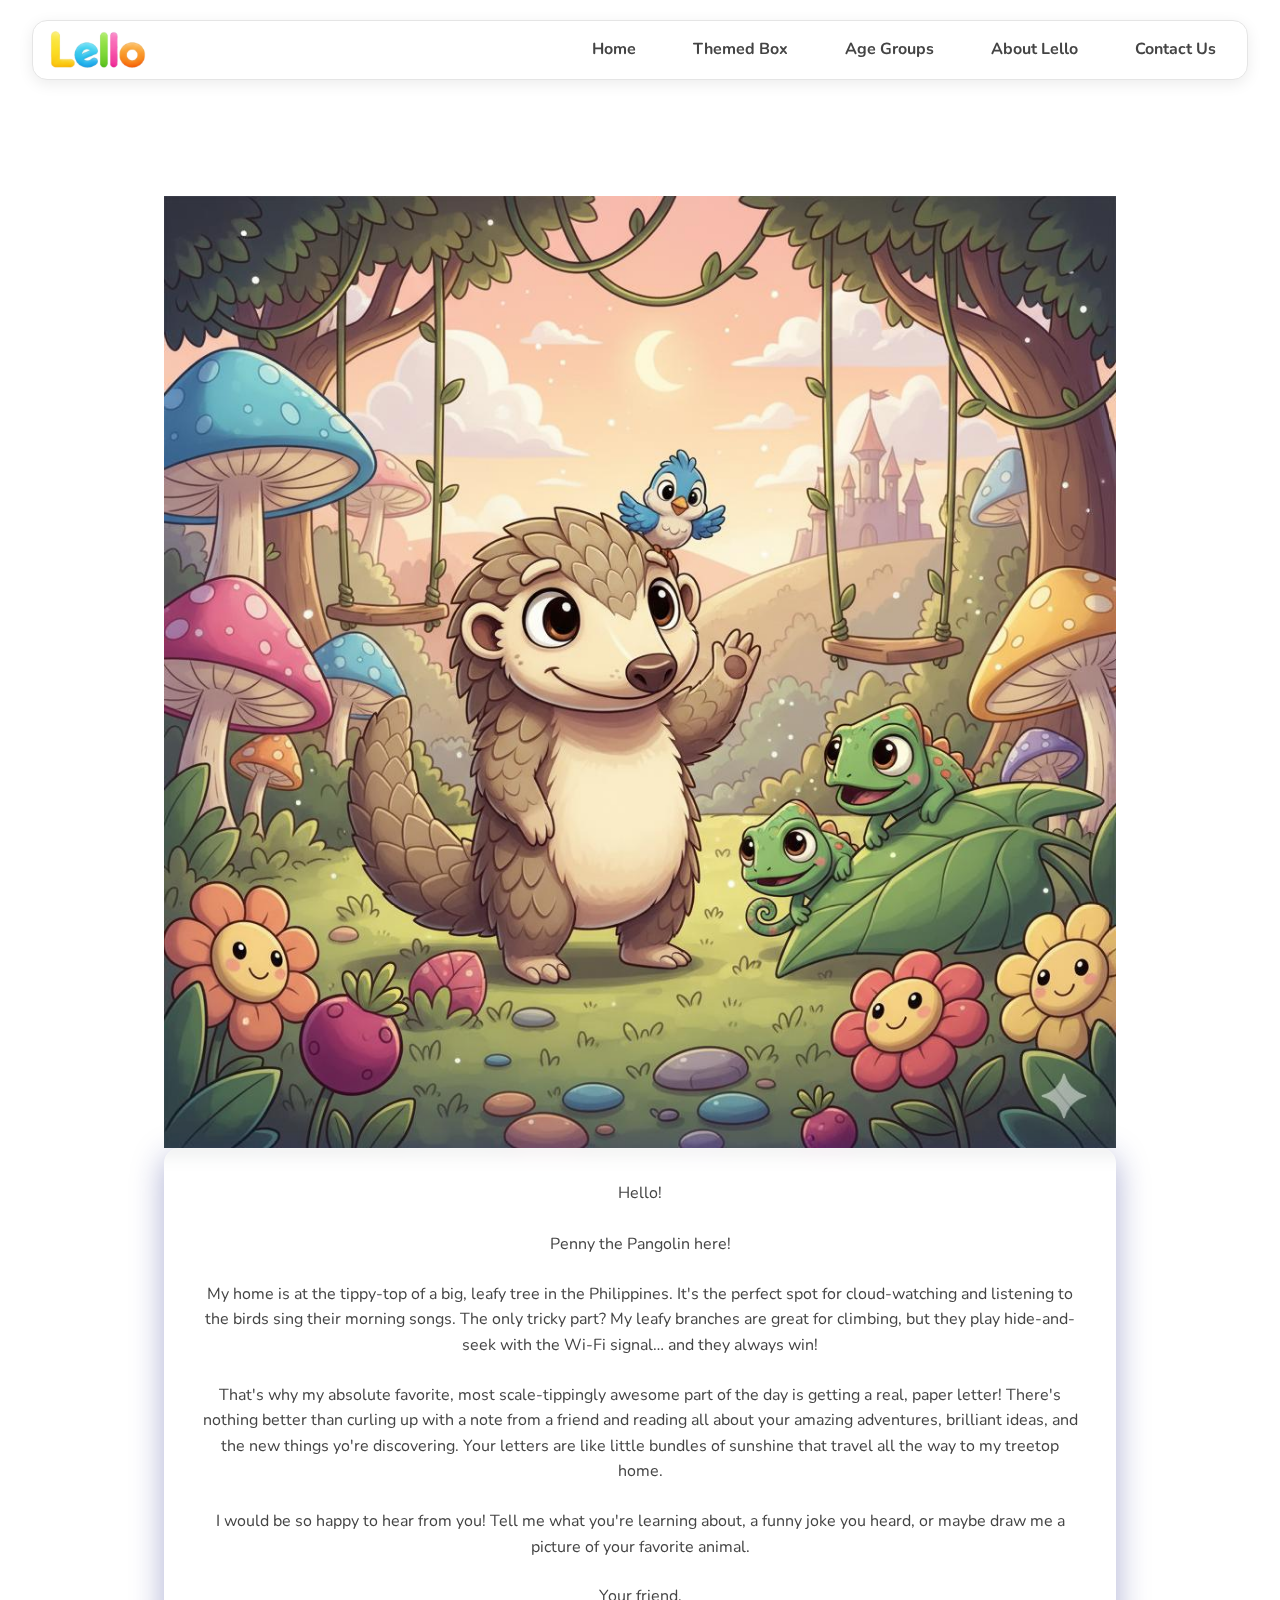
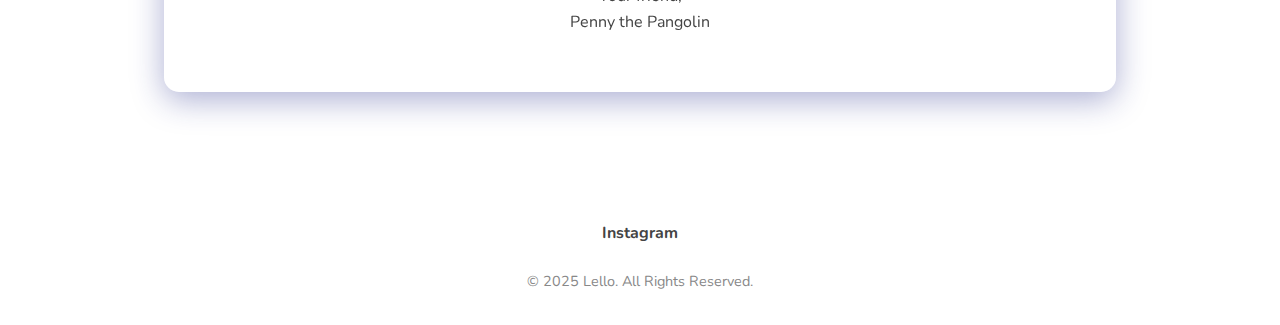
<file: meet-penny.html>
<!DOCTYPE html>
<html lang="en">

<head>
    <meta charset="UTF-8">
    <meta name="viewport" content="width=device-width, initial-scale=1.0">
    <title>Meet Penny - Lello</title>

    <link rel="preconnect" href="https://fonts.googleapis.com">
    <link rel="preconnect" href="https://fonts.gstatic.com" crossorigin>
    <link href="https://fonts.googleapis.com/css2?family=Baloo+2:wght@800&family=Nunito:wght@400;700;900&display=swap"
        rel="stylesheet">

    <link rel="stylesheet" href="css/core.css">
    <link rel="stylesheet" href="css/layout.css">
    <link rel="stylesheet" href="css/animations.css">
    <link rel="stylesheet" href="css/responsive.css">


    <link rel="icon" type="image/png" href="/favicon-96x96.png" sizes="96x96" />
    <link rel="icon" type="image/svg+xml" href="/favicon.svg" />
    <link rel="shortcut icon" href="/favicon.ico" />
    <link rel="apple-touch-icon" sizes="180x180" href="/apple-touch-icon.png" />
    <meta name="apple-mobile-web-app-title" content="Lello" />
    <link rel="manifest" href="/site.webmanifest" />
</head>

<body>
    <header></header>

    <main>
        <section class="section section-center scroll-reveal" id="meet-penny-main">
            <div class="content-wrapper">
                <div class="penny-photo-container">
                    <img src="images/penny_and_friends.jpg" alt="Penny" class="penny-main-photo hover-scale">
                </div>

                <div class="penny-content glass-card reveal-up">
                    <div class="penny-description">
                        <p class="penny-hello">
                            Hello!
                            <br><br>
                            Penny the Pangolin here!
                        </p>

                        <p class="penny-story">
                            My home is at the tippy-top of a big, leafy tree in the Philippines.
                            It's the perfect spot for cloud-watching and listening to the birds sing their morning
                            songs.
                            The only tricky part? My leafy branches are great for climbing, but they play hide-and-seek
                            with the Wi-Fi signal… and they always win!
                        </p>

                        <p class="penny-story">
                            That's why my absolute favorite, most scale-tippingly awesome part of the day is getting a
                            real,
                            paper letter! There's nothing better than curling up with a note from a friend and reading
                            all
                            about your amazing adventures, brilliant ideas, and the new things yo're discovering. Your
                            letters
                            are like little bundles of sunshine that travel all the way to my treetop home.
                        </p>

                        <p class="penny-mission">
                            I would be so happy to hear from you! Tell me what you're learning about, a funny joke you
                            heard, or maybe draw me a picture of your favorite animal.
                        </p>

                        <p class="penny-sign-off">
                            Your friend,
                            <br>
                            Penny the Pangolin
                        </p>
                    </div>
                </div>
            </div>
        </section>
    </main>

    <footer></footer>

    <script src="js/shared.js"></script>
    <script src="js/home.js"></script>
</body>

</html>
</file>
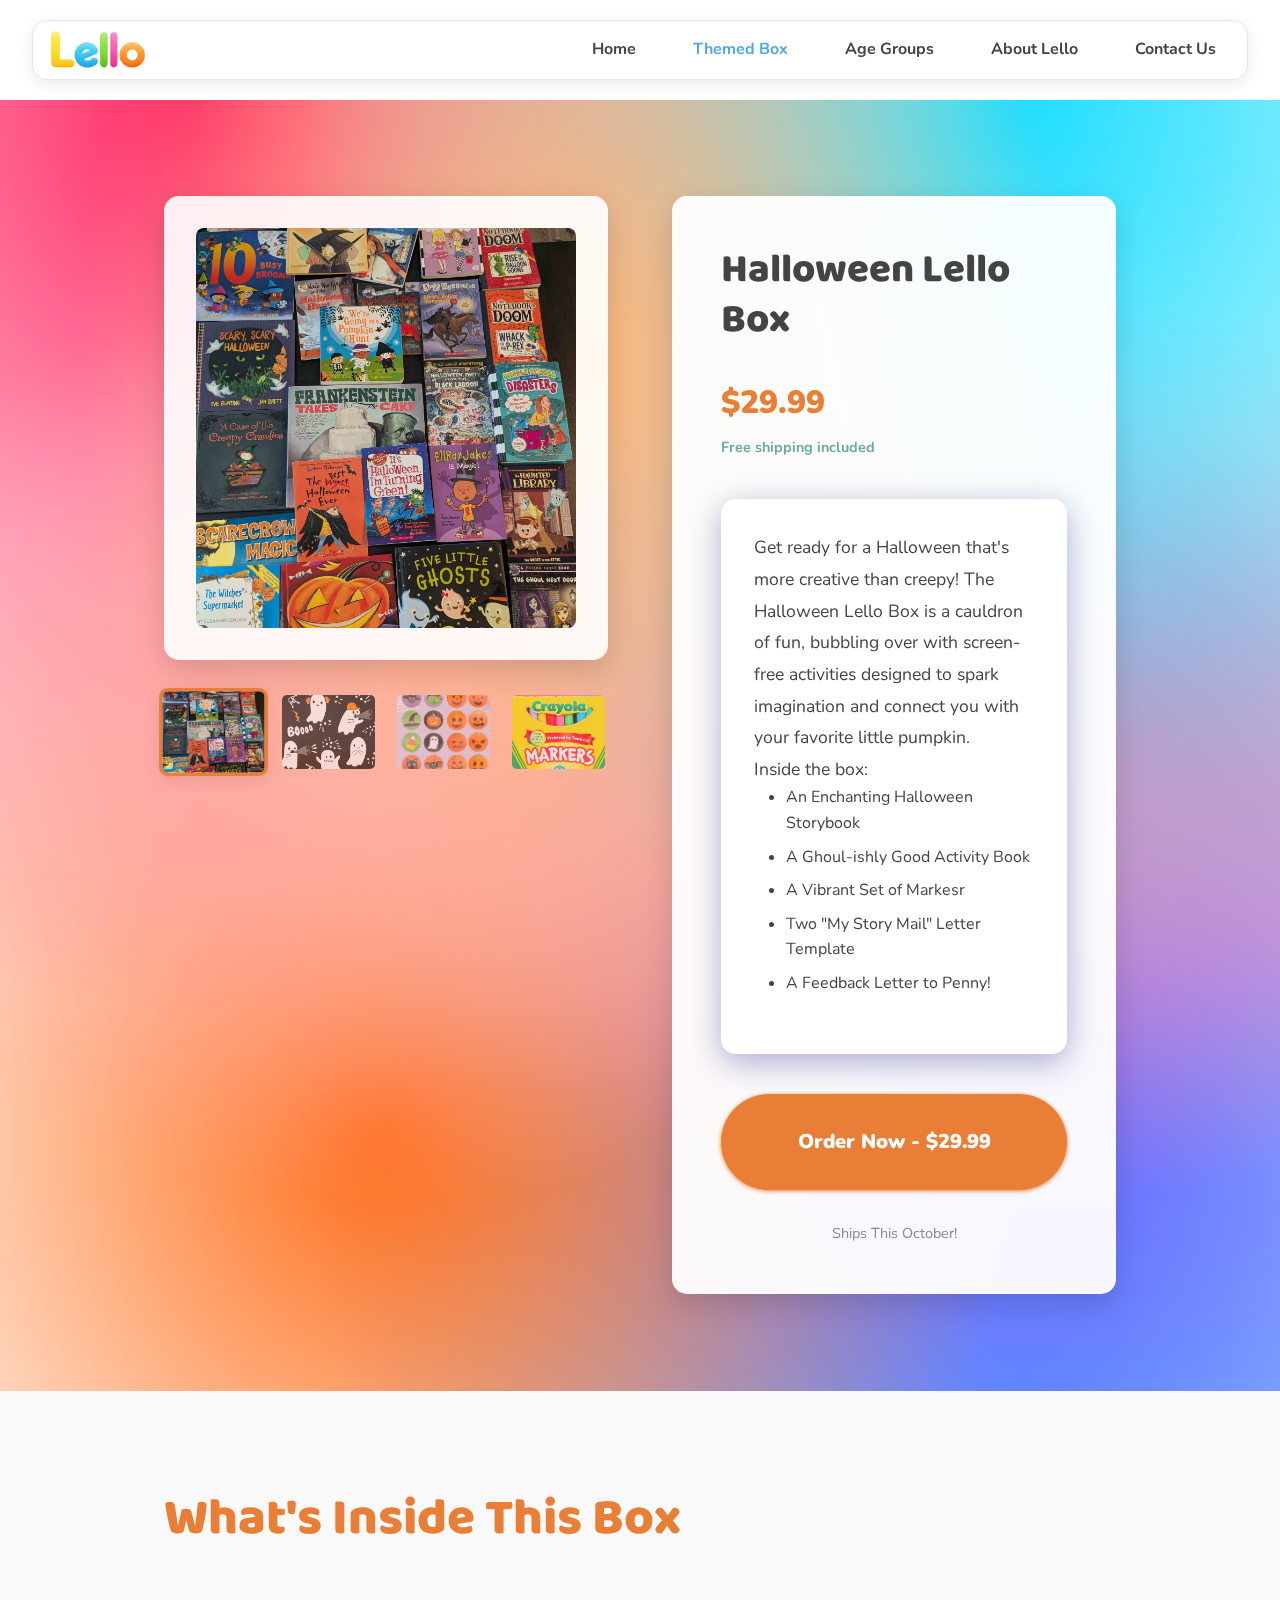
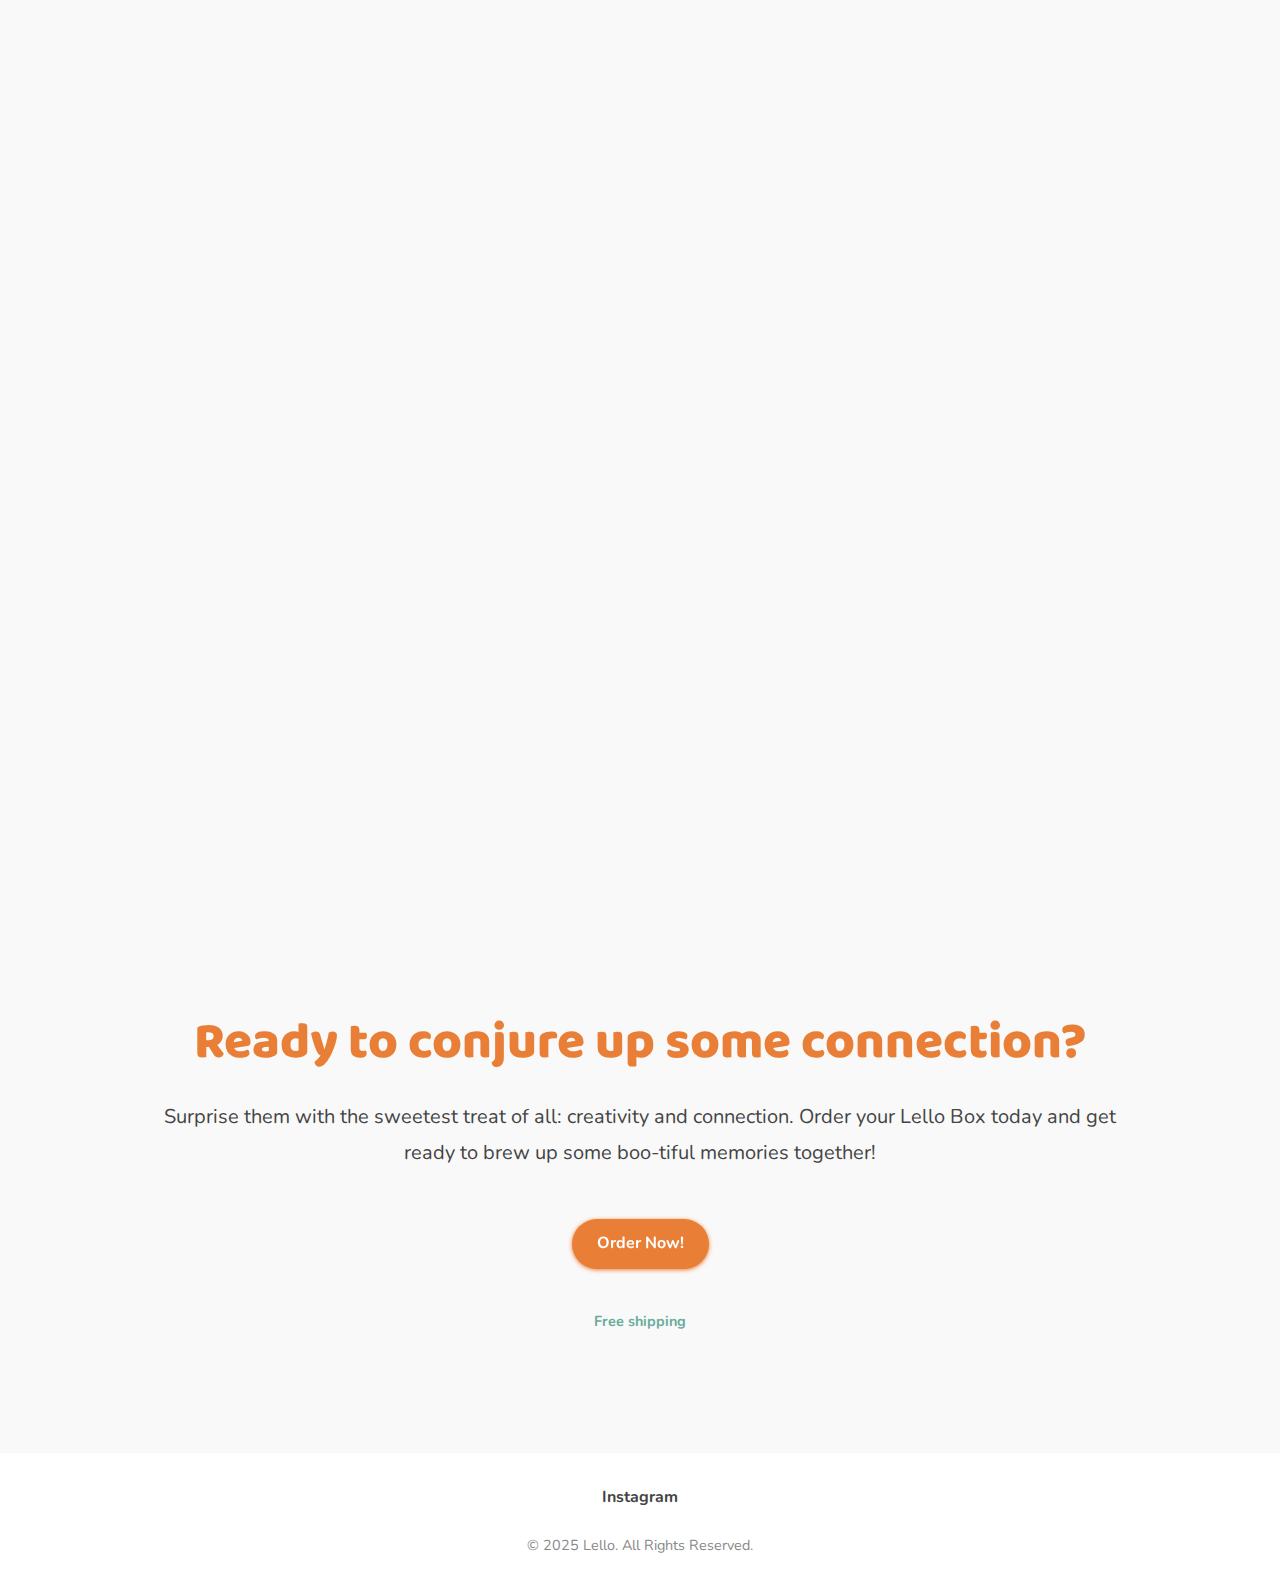
<file: product.html>
<!DOCTYPE html>
<html lang="en">

<head>
  <meta charset="UTF-8">
  <meta name="viewport" content="width=device-width, initial-scale=1.0">
  <title>Lello Box - The Halloween Box</title>

  <link rel="preconnect" href="https://fonts.googleapis.com">
  <link rel="preconnect" href="https://fonts.gstatic.com" crossorigin>
  <link href="https://fonts.googleapis.com/css2?family=Baloo+2:wght@800&family=Nunito:wght@400;700;900&display=swap"
    rel="stylesheet">

  <link rel="stylesheet" href="css/core.css">
  <link rel="stylesheet" href="css/layout.css">
  <link rel="stylesheet" href="css/product.css">
  <link rel="stylesheet" href="css/animations.css">
  <link rel="stylesheet" href="css/responsive.css">

  <link rel="icon" type="image/png" href="/favicon-96x96.png" sizes="96x96" />
  <link rel="icon" type="image/svg+xml" href="/favicon.svg" />
  <link rel="shortcut icon" href="/favicon.ico" />
  <link rel="apple-touch-icon" sizes="180x180" href="/apple-touch-icon.png" />
  <meta name="apple-mobile-web-app-title" content="Lello" />
  <link rel="manifest" href="/site.webmanifest" />
</head>

<body>
  <header></header>

  <main>
    <!-- Product Hero Section -->
    <section class="product-hero">
      <div class="content-wrapper">
        <div class="product-content">
          <!-- Product Image Gallery -->
          <div class="product-gallery">
            <div class="main-image-container">
              <img src="images/halloween_books.jpg" alt="Halloween Books" class="main-product-image" id="mainImage">
            </div>
            <div class="thumbnail-gallery">
              <img src="images/halloween_books.jpg" alt="Halloween Books" class="thumbnail active"
                data-src="images/halloween_books.jpg">
              <img src="images/halloween_inside_wrap.jpg" alt="Halloween Inide Wrap" class="thumbnail"
                data-src="images/halloween_inside_wrap.jpg">
              <img src="images/sticker_set.jpg" alt="Halloween Sticker" class="thumbnail"
                data-src="images/sticker_set.jpg">
              <img src="images/marker_set.jpg" alt="Markers" class="thumbnail" data-src="images/marker_set.jpg">
            </div>
          </div>

          <!-- Product Info -->
          <div class="product-info">
            <h1 class="product-title">Halloween Lello Box</h1>
            <div class="product-price">
              <span class="price-amount">$29.99</span>
              <span class="price-note">Free shipping included</span>
            </div>

            <div class="product-summary glass-card">
              <p>Get ready for a Halloween that's more creative than creepy!
                The Halloween Lello Box is a cauldron of fun, bubbling over with screen-free activities designed to
                spark imagination and connect you with your favorite little pumpkin.</p>
              <p>Inside the box:
              <ul>
                <li>An Enchanting Halloween Storybook</li>
                <li>A Ghoul-ishly Good Activity Book</li>
                <li>A Vibrant Set of Markesr</li>
                <li>Two "My Story Mail" Letter Template</li>
                <li>A Feedback Letter to Penny!</li>
              </ul>
              </p>
            </div>

            <div class="product-actions">
              <a href="https://forms.gle/NnN12BZB4NkHYbxn7" class="btn btn-primary btn-order" target="_blank"
                rel="noopener noreferrer">
                Order Now - $29.99
              </a>
              <p class="shipping-note">Ships This October!</p>
            </div>
          </div>
        </div>
      </div>
    </section>

    <!-- Product Details Section -->
    <section class="section section-alt" id="product-details">
      <div class="content-wrapper">
        <h2 class="section-title">What's Inside This Box</h2>
        <div class="product-contents">
          <div class="content-grid">
            <div class="content-item glass-card">
              <div class="item-icon">📚</div>
              <h3>A Ghoul-ishly Good Activity Book</h3>
              <p>Packed with puzzles, coloring pages, and monstrously fun challenges.</p>
            </div>
            <div class="content-item glass-card">
              <div class="item-icon">📖</div>
              <h3>An Enchanting Halloween Storybook</h3>
              <p>Perfect for cozying up and reading a not-so-scary tale together, even from afar.</p>
            </div>
            <div class="content-item glass-card">
              <div class="item-icon">✉️</div>
              <h3>2 "My Story Mail" Letter Templates</h3>
              <p>The heart of Lello! This is their special space to write about their Halloween adventures, draw their
                costume, and send their amazing story on to you.</p>
            </div>
            <div class="content-item glass-card">
              <div class="item-icon">🎨</div>
              <h3>A Vibrant Set of Markers</h3>
              <p>To bring every spooky creation to life in full color!</p>
            </div>
            <div class="content-item glass-card">
              <div class="item-icon">💌</div>
              <h3>A Feedback Letter to Penny</h3>
              <p>A chance for your little creator to tell me, Penny, all about their fun!</p>
            </div>
          </div>
        </div>
      </div>
    </section>

    <!-- Call to Action -->
    <section class="section section-alt section-center" id="final-cta">
      <div class="content-wrapper">
        <div class="cta-content">
          <h2 class="section-title">Ready to conjure up some connection?</h2>
          <p class="cta-description">
            Surprise them with the sweetest treat of all: creativity and connection.
            Order your Lello Box today and get ready to brew up some boo-tiful memories together!
          </p>
          <a href="https://forms.gle/NnN12BZB4NkHYbxn7" class="btn btn-primary btn-interactive cta-button"
            target="_blank" rel="noopener noreferrer">
            Order Now!
          </a>
          <p class="guarantee-note">Free shipping</p>
        </div>
      </div>
    </section>
  </main>

  <footer></footer>

  <script src="js/shared.js"></script>
  <script src="js/product.js"></script>
</body>

</html>
</file>
<file: css/core.css>
/* ================== LELLO CORE STYLES ================== */
/* Consolidated: variables.css + base.css + components.css */

/* ================== DESIGN SYSTEM VARIABLES ================== */
:root {
  /* === BRAND COLORS === */
  --lello-orange: #E97E37;
  --lello-yellow: #F4CF4B;
  --lello-teal: #08c3b9;
  --lello-blue: #53A8E3;
  --lello-pink: #E256A0;
  --lello-green: #7AC344;
  
  /* === SEMANTIC COLORS === */
  --primary: var(--lello-orange);
  --secondary: var(--lello-blue);
  --accent: var(--lello-pink);
  --accent-alt: var(--lello-yellow);
  
  /* === NEUTRAL COLORS === */
  --text-dark: #444444;
  --text-light: #ffffff;
  --text-muted: #888888;
  --text-green: #6aab9c;
  
  /* === BACKGROUND COLORS === */
  --bg-primary: #ffffff;
  --bg-secondary: #f9f9f9;
  --bg-card: #ffffff;
  
  /* === GRADIENT COMBINATIONS === */
  --gradient-brand: linear-gradient(140deg, var(--lello-yellow), var(--lello-teal), var(--lello-pink));
  --gradient-hero: linear-gradient(135deg, #667eea 0%, #764ba2 100%);
  --gradient-hero-mesh: 
    radial-gradient(at 45% 20%, hsla(28,100%,74%,1) 0px, transparent 50%),
    radial-gradient(at 80% 0%, hsla(189,100%,56%,1) 0px, transparent 50%),
    radial-gradient(at 30% 50%, hsl(355, 100%, 84%) 0px, transparent 50%),
    radial-gradient(at 80% 50%, hsla(340,100%,76%,1) 0px, transparent 50%),
    radial-gradient(at 30% 80%, hsla(22,100%,55%,1) 0px, transparent 50%),
    radial-gradient(at 80% 80%, hsla(242,100%,70%,1) 0px, transparent 50%),
    radial-gradient(at 15% 0%, hsla(343,100%,58%,1) 0px, transparent 50%),
    radial-gradient(at 80% 100%, hsla(203,100%,65%,1) 0px, transparent 50%);
  --gradient-hero-animated: linear-gradient(-45deg, #667eea, #764ba2, #f093fb, #f5576c, #4facfe, #00f2fe);
  --gradient-dark: linear-gradient(-45deg, #581878, #121212, #581878);
  
  /* === COMING SOON PAGE COLORS === */
  --purple-primary: #581878;
  --purple-light: #a742dd;
  --purple-glow: #c866f5;
  --dark-bg: #121212;
  
  /* === SPACING SCALE === */
  --space-xs: 0.5rem;   /* 8px */
  --space-sm: 1rem;     /* 16px */
  --space-md: 1.5rem;   /* 24px */
  --space-lg: 2rem;     /* 32px */
  --space-xl: 2.5rem;   /* 40px */
  --space-2xl: 3rem;    /* 48px */
  --space-3xl: 4rem;    /* 64px */
  
  /* === TYPOGRAPHY SCALE === */
  --font-family-primary: 'Nunito', sans-serif;
  --font-family-display: 'Baloo 2', sans-serif;
  
  --font-size-sm: 0.9rem;
  --font-size-base: 1rem;
  --font-size-lg: 1.1rem;
  --font-size-xl: 1.25rem;
  --font-size-2xl: 1.5rem;
  --font-size-3xl: 2rem;
  --font-size-4xl: 2.5rem;
  --font-size-5xl: 3rem;
  --font-size-6xl: 3.2rem;
  --font-size-7xl: 4rem;
  
  --font-weight-normal: 400;
  --font-weight-bold: 700;
  --font-weight-black: 900;
  
  --line-height-tight: 1.25;
  --line-height-base: 1.6;
  --line-height-loose: 1.8;
  
  /* === DESIGN EFFECTS === */
  --border-radius: 15px;
  --border-radius-sm: 8px;
  --border-radius-pill: 50px;
  
  --shadow-sm: 0 2px 8px rgba(0, 0, 0, 0.05);
  --shadow: 0 4px 15px rgba(0, 0, 0, 0.08);
  --shadow-lg: 0 10px 25px rgba(0, 0, 0, 0.12);
  --shadow-xl: 0 10px 30px rgba(0, 0, 0, 0.15);
  
  --shadow-brand: 0 4px 10px rgba(245, 169, 203, 0.3);
  --shadow-brand-hover: 0 8px 20px rgba(245, 169, 203, 0.5);
  --shadow-teal: 0 10px 30px rgba(245, 169, 203, 0.4);
  
  /* === TRANSITIONS === */
  --transition-fast: 0.2s ease;
  --transition-base: 0.3s ease;
  --transition-slow: 0.5s ease;
  
  /* === BREAKPOINTS (for reference in media queries) === */
  --bp-mobile: 480px;
  --bp-tablet: 768px;
  --bp-desktop: 1024px;
  --bp-wide: 1200px;
  
  /* === Z-INDEX SCALE === */
  --z-dropdown: 10;
  --z-modal: 100;
  --z-navbar: 1000;
  --z-tooltip: 10000;
}

/* ================== BASE STYLES & TYPOGRAPHY ================== */

/* === RESET & BASE === */
* {
  box-sizing: border-box;
}

html {
  scroll-behavior: smooth;
}

body {
  font-family: var(--font-family-primary);
  font-size: var(--font-size-base);
  font-weight: var(--font-weight-normal);
  line-height: var(--line-height-base);
  color: var(--text-dark);
  background-color: var(--bg-primary);
  margin: 0;
  padding: 0;
}

main {
  margin: 0;
  padding: 0;
}

/* === TYPOGRAPHY === */
h1, h2, h3, h4, h5, h6 {
  font-family: var(--font-family-display);
  font-weight: var(--font-weight-black);
  line-height: var(--line-height-tight);
  margin: 0 0 var(--space-md) 0;
}

h1 {
  font-size: var(--font-size-7xl);
  color: var(--primary);
}

h2 {
  font-size: var(--font-size-6xl);
  color: var(--primary);
}

h3 {
  font-size: var(--font-size-3xl);
  color: var(--primary);
}

h4 {
  font-size: var(--font-size-2xl);
  color: var(--text-dark);
}

p {
  margin: 0 0 var(--space-md) 0;
  color: var(--text-dark);
}

/* === LINKS === */
a {
  color: var(--secondary);
  text-decoration: none;
  transition: color var(--transition-base);
}

a:hover {
  color: var(--primary);
}

/* === LISTS === */
ul, ol {
  margin: 0 0 var(--space-md) 0;
  padding-left: var(--space-lg);
}

li {
  margin-bottom: var(--space-xs);
}

/* === UTILITY CLASSES === */
.text-center { text-align: center; }
.text-left { text-align: left; }
.text-right { text-align: right; }

.text-primary { color: var(--primary); }
.text-secondary { color: var(--secondary); }
.text-accent { color: var(--accent); }
.text-muted { color: var(--text-muted); }

.font-display { font-family: var(--font-family-display); }
.font-primary { font-family: var(--font-family-primary); }

.font-normal { font-weight: var(--font-weight-normal); }
.font-bold { font-weight: var(--font-weight-bold); }
.font-black { font-weight: var(--font-weight-black); }

/* === CONTAINER UTILITIES === */
.container {
  max-width: var(--bp-wide);
  margin: 0 auto;
  padding: var(--space-lg);
}

.container-sm {
  max-width: 800px;
  margin: 0 auto;
  padding: var(--space-lg);
}

.container-xs {
  max-width: 600px;
  margin: 0 auto;
  padding: var(--space-lg);
}

/* === SPACING UTILITIES === */
.mb-0 { margin-bottom: 0; }
.mb-sm { margin-bottom: var(--space-sm); }
.mb-md { margin-bottom: var(--space-md); }
.mb-lg { margin-bottom: var(--space-lg); }
.mb-xl { margin-bottom: var(--space-xl); }
.mb-2xl { margin-bottom: var(--space-2xl); }
.mb-3xl { margin-bottom: var(--space-3xl); }

.mt-0 { margin-top: 0; }
.mt-sm { margin-top: var(--space-sm); }
.mt-md { margin-top: var(--space-md); }
.mt-lg { margin-top: var(--space-lg); }
.mt-xl { margin-top: var(--space-xl); }
.mt-2xl { margin-top: var(--space-2xl); }
.mt-3xl { margin-top: var(--space-3xl); }

/* === RESPONSIVE IMAGES === */
img {
  max-width: 100%;
  height: auto;
  display: block;
}

/* === FOCUS STYLES === */
*:focus {
  outline: 2px solid var(--secondary);
  outline-offset: 2px;
}

/* === SELECTION === */
::selection {
  background-color: var(--accent);
  color: var(--text-light);
}

/* ================== REUSABLE COMPONENTS ================== */

/* === BUTTONS === */
.btn {
  display: inline-block;
  padding: 12px 25px;
  font-family: var(--font-family-primary);
  font-weight: var(--font-weight-bold);
  font-size: var(--font-size-base);
  text-align: center;
  text-decoration: none;
  border: none;
  border-radius: var(--border-radius-pill);
  cursor: pointer;
  transition: all var(--transition-fast);
  
  /* Default: Primary button */
  background-color: var(--accent);
  color: var(--text-light);
  box-shadow: var(--shadow-brand);
}

.btn:hover {
  transform: scale(1.05) translateY(-3px);
  box-shadow: var(--shadow-brand-hover);
  color: var(--text-light);
}

/* Button variants */
.btn-primary {
  background-color: var(--primary);
  box-shadow: 0 1px 4px var(--primary);
}

.btn-primary:hover {
  box-shadow: 0 8px 20px var(--primary);
}

.btn-secondary {
  background-color: var(--secondary);
  box-shadow: 0 1px 4px var(--secondary);
}

.btn-secondary:hover {
  box-shadow: 0 8px 20px var(--secondary);
}

.btn-outline {
  background-color: transparent;
  color: var(--accent);
  border: 2px solid var(--accent);
  box-shadow: none;
}

.btn-outline:hover {
  background-color: var(--accent);
  color: var(--text-light);
  transform: scale(1.02);
}

/* === CARDS === */
.card {
  background-color: var(--bg-card);
  border-radius: var(--border-radius);
  box-shadow: var(--shadow);
  padding: var(--space-lg);
  transition: all var(--transition-base);
}

.card:hover {
  transform: translateY(-10px);
  box-shadow: var(--shadow-lg);
}

/* === GLASSMORPHISM EFFECTS === */
.glass-card {
  background: rgba(255, 255, 255, 0.25);
  backdrop-filter: blur(10px);
  -webkit-backdrop-filter: blur(10px);
  border-radius: var(--border-radius);
  border: 1px solid rgba(255, 255, 255, 0.18);
  box-shadow: 0 8px 32px 0 rgba(31, 38, 135, 0.37);
  padding: var(--space-lg);
  transition: all var(--transition-base);
}

.glass-card:hover {
  background: rgba(255, 255, 255, 0.35);
  backdrop-filter: blur(15px);
  -webkit-backdrop-filter: blur(15px);
  box-shadow: 0 12px 40px 0 rgba(31, 38, 135, 0.5);
}

.card-feature {
  text-align: center;
}

.card-feature .icon {
  font-size: var(--font-size-5xl);
  color: var(--text-green);
  margin-bottom: var(--space-md);
}

/* === FORM ELEMENTS === */
.form-group {
  margin-bottom: var(--space-md);
}

.form-label {
  display: block;
  margin-bottom: var(--space-xs);
  font-weight: var(--font-weight-bold);
  color: var(--text-dark);
}

.form-input,
.form-textarea {
  width: 100%;
  padding: 15px 20px;
  font-family: var(--font-family-primary);
  font-size: var(--font-size-base);
  border: 2px solid #ddd;
  border-radius: var(--border-radius);
  background-color: #fdfdfd;
  transition: all var(--transition-base);
}

.form-input:focus,
.form-textarea:focus {
  outline: none;
  border-color: var(--secondary);
  box-shadow: 0 0 10px rgba(8, 195, 185, 0.3);
}

.form-input-pill {
  border-radius: var(--border-radius-pill);
  max-width: 350px;
}

/* === NEWSLETTER FORM === */
.newsletter-form {
  display: flex;
  justify-content: center;
  gap: var(--space-md);
  align-items: center;
}

.newsletter-section {
  background-color: var(--bg-secondary);
  padding: var(--space-2xl);
  border-radius: var(--border-radius);
  box-shadow: var(--shadow);
}

/* === FEATURE GRIDS === */
.feature-grid {
  display: grid;
  grid-template-columns: repeat(auto-fit, minmax(280px, 1fr));
  gap: var(--space-lg);
  margin-top: var(--space-lg);
}

/* === MISSION LIST === */
.mission-list {
  list-style: none;
  padding: 0;
  margin-top: var(--space-lg);
  display: grid;
  gap: var(--space-md);
}

.mission-list li {
  background: var(--bg-card);
  padding: var(--space-md);
  border-left: 5px solid var(--secondary);
  border-radius: 0 var(--border-radius-sm) var(--border-radius-sm) 0;
  box-shadow: var(--shadow);
}

.mission-list h3 {
  margin-bottom: var(--space-xs);
  font-size: var(--font-size-xl);
}

.mission-list p {
  margin: 0;
  color: var(--text-dark);
}

/* === SOLUTION REVEAL CALLOUT === */
.solution-reveal {
  background: var(--gradient-brand);
  text-align: center;
  padding: var(--space-lg);
  margin: var(--space-3xl) 0;
  border-radius: var(--border-radius);
  box-shadow: var(--shadow-teal);
}

.solution-reveal h3 {
  font-size: var(--font-size-4xl);
  margin: 0;
  color: var(--text-light);
  font-weight: var(--font-weight-black);
}

/* === MASCOT IMAGE === */
.mascot-image {
  max-width: 250px;
  width: 100%;
  height: auto;
  border-radius: 10%;
  box-shadow: var(--shadow-xl);
  margin: 0 auto var(--space-lg) auto;
  display: block;
}

/* === SIGNATURE TEXT === */
.signature {
  font-size: var(--font-size-xl);
  font-style: italic;
  color: var(--secondary);
  margin-top: var(--space-lg);
  line-height: var(--line-height-base);
}

/* === FORM NOTES === */
.form-note {
  font-size: var(--font-size-sm);
  color: var(--text-muted);
  margin-top: var(--space-sm);
}
</file>
<file: css/layout.css>
/* ================== LAYOUT & NAVIGATION ================== */

/* === HEADER === */
header {
  background-color: transparent;
  backdrop-filter: none;
  -webkit-backdrop-filter: none;
  border-bottom: none;
  box-shadow: none;
  padding: 20px 0;
  position: sticky;
  top: 0;
  z-index: var(--z-navbar);
  transition: transform var(--transition-base), opacity var(--transition-base);
}

header.hidden {
  transform: translateY(-100%);
  opacity: 0;
}

/* === NAVBAR === */
.navbar {
  background-color: var(--bg-card);
  border-radius: var(--border-radius);
  box-shadow: var(--shadow);
  padding: 8px 15px;
  max-width: 95%;
  margin: 0 auto;
  border: 1px solid #e5e5e5;
  display: flex;
  justify-content: flex-end;
  align-items: center;
}

/* === NAVIGATION MENU === */
.nav-menu {
  display: flex;
  align-items: center;
  gap: 25px;
  list-style: none;
  margin: 0;
  padding: 0;
}

.nav-item {
  margin: 0;
}

.nav-link {
  color: var(--text-dark);
  font-weight: var(--font-weight-bold);
  text-decoration: none;
  transition: all var(--transition-base);
  text-shadow: none;
  padding: var(--space-xs) var(--space-sm);
  border-radius: var(--border-radius-sm);
}

.nav-link:hover,
.nav-link.active {
  color: var(--secondary);
  transform: translateY(-2px);
}

/* === LOGO === */
.nav-logo {
  display: flex;
  align-items: center;
  margin-right: auto;
}

.logo {
  max-width: 100px;
  height: auto;
}

/* === FOOTER === */
footer {
  background-color: var(--bg-primary);
  color: var(--text-dark);
  text-align: center;
  padding: var(--space-lg);
  width: 100%;
  border-top: none;
}

.social-links {
  margin-bottom: var(--space-md);
}

.social-links a {
  color: var(--text-dark);
  text-decoration: none;
  margin: 0 15px;
  transition: color var(--transition-base);
  font-weight: var(--font-weight-bold);
}

.social-links a:hover {
  color: var(--accent);
}

.copyright {
  font-size: var(--font-size-sm);
  margin: 0;
  color: var(--text-muted);
}

/* === PAGE SECTIONS === */
.hero {
  background: var(--gradient-hero);
  color: var(--text-light);
  text-align: center;
  padding: 100px 20px 50px;
  position: relative;
  overflow: hidden;
}

.hero-content {
  max-width: 800px;
  margin: 0 auto;
  position: relative;
  z-index: 2;
}

.hero h1 {
  font-size: var(--font-size-7xl);
  color: var(--text-light);
  margin-bottom: var(--space-xs);
  text-shadow: 2px 2px 10px rgba(0, 0, 0, 0.2);
}

.hero p {
  font-size: var(--font-size-xl);
  margin-bottom: var(--space-lg);
  color: var(--text-light);
}

/* === CONTENT SECTIONS === */
.section {
  padding: var(--space-3xl) var(--space-lg);
}

.section-center {
  text-align: center;
}

.section-alt {
  background-color: var(--bg-secondary);
}

/* === CONTENT WRAPPERS === */
.content-wrapper {
  max-width: 900px;
  margin: 0 auto;
  padding: var(--space-lg) var(--space-md);
}

.content-wrapper-sm {
  max-width: 800px;
  margin: 0 auto;
  padding: var(--space-lg) var(--space-md);
}

/* === CAROUSEL LAYOUT === */
.carousel-container {
  max-width: 800px;
  margin: 0 auto;
  position: relative;
  overflow: hidden;
  height: 250px;
}

.carousel-slide {
  position: absolute;
  top: 0;
  left: 0;
  width: 100%;
  height: 100%;
  display: flex;
  flex-direction: column;
  justify-content: center;
  align-items: center;
  opacity: 0;
  transition: opacity var(--transition-slow);
}

.carousel-slide.active {
  opacity: 1;
}

.review-text {
  font-style: italic;
  font-size: var(--font-size-lg);
  margin-bottom: var(--space-md);
  color: var(--text-muted);
  max-width: 600px;
  text-align: center;
}

.review-author {
  font-weight: var(--font-weight-bold);
  color: var(--text-green);
  font-size: var(--font-size-base);
}

.carousel-dots {
  margin-top: var(--space-md);
  text-align: center;
}

.dot {
  display: inline-block;
  width: 12px;
  height: 12px;
  background-color: #ddd;
  border-radius: 50%;
  margin: 0 5px;
  cursor: pointer;
  transition: background-color var(--transition-base);
}

.dot.active {
  background-color: var(--secondary);
}
</file>
<file: css/animations.css>
/* ================== ANIMATIONS & EFFECTS ================== */

/* === KEYFRAME DEFINITIONS === */
@keyframes fadeIn {
  from {
    opacity: 0;
    transform: translateY(20px);
  }
  to {
    opacity: 1;
    transform: translateY(0);
  }
}

@keyframes floatAnimation {
  0% {
    transform: translateY(0);
  }
  50% {
    transform: translateY(-20px);
  }
  100% {
    transform: translateY(0);
  }
}

@keyframes glowAnimation {
  from {
    text-shadow: 0 0 10px #fff, 0 0 20px #a742dd, 0 0 30px #a742dd;
  }
  to {
    text-shadow: 0 0 20px #fff, 0 0 30px #c866f5, 0 0 40px #c866f5;
  }
}

@keyframes gradientAnimation {
  0% {
    background-position: 0% 50%;
  }
  50% {
    background-position: 100% 50%;
  }
  100% {
    background-position: 0% 50%;
  }
}

@keyframes slideInFromRight {
  0% {
    transform: translateX(100%);
    opacity: 0;
  }
  100% {
    transform: translateX(0);
    opacity: 1;
  }
}

@keyframes slideInFromLeft {
  0% {
    transform: translateX(-100%);
    opacity: 0;
  }
  100% {
    transform: translateX(0);
    opacity: 1;
  }
}

@keyframes bounceIn {
  0% {
    transform: scale(0.3);
    opacity: 0;
  }
  50% {
    transform: scale(1.05);
  }
  70% {
    transform: scale(0.9);
  }
  100% {
    transform: scale(1);
    opacity: 1;
  }
}

@keyframes pulse {
  0% {
    transform: scale(1);
  }
  50% {
    transform: scale(1.05);
  }
  100% {
    transform: scale(1);
  }
}

/* === ANIMATION CLASSES === */
.animate-fade-in {
  animation: fadeIn 1.2s ease-in-out;
}

.animate-float {
  animation: floatAnimation 6s ease-in-out infinite;
}

.animate-glow {
  animation: glowAnimation 2s ease-in-out infinite alternate;
}

.animate-gradient {
  background-size: 400% 400%;
  animation: gradientAnimation 15s ease infinite;
}

.animate-slide-in-right {
  animation: slideInFromRight 0.6s ease-out;
}

.animate-slide-in-left {
  animation: slideInFromLeft 0.6s ease-out;
}

.animate-bounce-in {
  animation: bounceIn 0.8s ease-out;
}

.animate-pulse {
  animation: pulse 2s ease-in-out infinite;
}

/* === HOVER ANIMATIONS === */
.hover-float:hover {
  animation: floatAnimation 2s ease-in-out infinite;
}

.hover-lift:hover {
  transform: translateY(-5px);
  transition: transform var(--transition-base);
}

.hover-scale:hover {
  transform: scale(1.05);
  transition: transform var(--transition-base);
}

.hover-glow:hover {
  box-shadow: 0 0 20px rgba(8, 195, 185, 0.6);
  transition: box-shadow var(--transition-base);
}

/* === STAGGERED ANIMATIONS === */
.stagger-children > * {
  animation: fadeIn 0.8s ease-out forwards;
  opacity: 0;
}

.stagger-children > *:nth-child(1) { animation-delay: 0.1s; }
.stagger-children > *:nth-child(2) { animation-delay: 0.2s; }
.stagger-children > *:nth-child(3) { animation-delay: 0.3s; }
.stagger-children > *:nth-child(4) { animation-delay: 0.4s; }
.stagger-children > *:nth-child(5) { animation-delay: 0.5s; }

/* === SCROLL ANIMATIONS (for future enhancement) === */
.scroll-reveal {
  opacity: 0;
  transform: translateY(30px);
  transition: all 0.8s ease-out;
}

.scroll-reveal.revealed {
  opacity: 1;
  transform: translateY(0);
}

/* === COMING SOON PAGE SPECIFIC STYLES === */
.coming-soon-body {
  height: 100vh;
  margin: 0;
  font-family: 'Poppins', var(--font-family-primary);
  color: var(--text-light);
  overflow: hidden;
  background: var(--gradient-dark);
  background-size: 400% 400%;
  animation: gradientAnimation 15s ease infinite;
}

.coming-soon-container {
  display: flex;
  flex-direction: column;
  justify-content: center;
  align-items: center;
  text-align: center;
  min-height: 100vh;
  padding: 20px;
  box-sizing: border-box;
}

.coming-soon-mascot {
  max-width: 250px;
  width: 100%;
  height: auto;
  border-radius: 10%;
  box-shadow: 0 0 25px rgba(200, 102, 245, 0.8);
  margin-bottom: var(--space-lg);
  animation: floatAnimation 6s ease-in-out infinite;
}

.coming-soon-title {
  font-size: var(--font-size-5xl);
  font-weight: var(--font-weight-bold);
  margin: 0;
  animation: glowAnimation 2s ease-in-out infinite alternate;
  color: var(--text-light);
}

.coming-soon-text {
  font-size: var(--font-size-xl);
  font-weight: var(--font-weight-normal);
  margin-top: var(--space-xs);
  text-shadow: 0 2px 4px #000;
  color: var(--text-light);
}

/* === LOADING ANIMATIONS === */
@keyframes spin {
  0% { transform: rotate(0deg); }
  100% { transform: rotate(360deg); }
}

@keyframes dots {
  0%, 20% { opacity: 0; }
  50% { opacity: 1; }
  100% { opacity: 0; }
}

.loading-spinner {
  animation: spin 1s linear infinite;
}

.loading-dots span {
  animation: dots 1.4s infinite ease-in-out both;
}

.loading-dots span:nth-child(1) { animation-delay: -0.32s; }
.loading-dots span:nth-child(2) { animation-delay: -0.16s; }

/* === ADVANCED MICRO-INTERACTIONS === */
@keyframes ripple {
  to {
    transform: scale(4);
    opacity: 0;
  }
}

@keyframes tilt-shake {
  0% { transform: rotate(0deg); }
  25% { transform: rotate(0.5deg); }
  50% { transform: rotate(0eg); }
  75% { transform: rotate(-0.5deg); }
  100% { transform: rotate(0deg); }
}

@keyframes magnetic-pull {
  0% { transform: translate(0, 0) scale(1); }
  50% { transform: translate(2px, -2px) scale(1.02); }
  100% { transform: translate(0, 0) scale(1); }
}

@keyframes shimmer {
  0% { background-position: -200% 0; }
  100% { background-position: 200% 0; }
}

@keyframes wobble {
  0% { transform: rotate(0deg); }
  15% { transform: rotate(-5deg); }
  30% { transform: rotate(3deg); }
  45% { transform: rotate(-3deg); }
  60% { transform: rotate(2deg); }
  75% { transform: rotate(-1deg); }
  100% { transform: rotate(0deg); }
}

/* Enhanced Button Interactions */
.btn-interactive {
  position: relative;
  overflow: hidden;
  transition: all 0.3s cubic-bezier(0.175, 0.885, 0.32, 1.275);
}

.btn-interactive::before {
  content: '';
  position: absolute;
  top: 50%;
  left: 50%;
  width: 0;
  height: 0;
  background: rgba(255, 255, 255, 0.3);
  border-radius: 50%;
  transform: translate(-50%, -50%);
  transition: width 0.6s, height 0.6s;
}

.btn-interactive:active::before {
  width: 300px;
  height: 300px;
}

.btn-interactive:hover {
  transform: translateY(-3px) scale(1.02);
  box-shadow: 0 10px 25px rgba(0, 0, 0, 0.2);
}

/* Card Tilt Effects */
.card-interactive {
  transition: all 0.3s ease-out;
  transform-style: preserve-3d;
}

.card-interactive:hover {
  transform: perspective(1000px) rotateX(5deg) rotateY(5deg) translateY(-10px);
  box-shadow: 0 20px 40px rgba(0, 0, 0, 0.15);
}

.card-interactive::before {
  content: '';
  position: absolute;
  top: 0;
  left: 0;
  right: 0;
  bottom: 0;
  background: linear-gradient(135deg, rgba(255,255,255,0.1) 0%, transparent 50%);
  opacity: 0;
  transition: opacity 0.3s ease;
  border-radius: inherit;
}

.card-interactive:hover::before {
  opacity: 1;
}

/* Magnetic Hover Effects */
.magnetic {
  transition: all 0.3s cubic-bezier(0.175, 0.885, 0.32, 1.275);
}

.magnetic:hover {
  animation: magnetic-pull 0.6s ease-out;
}

/* Shimmer Loading Effect */
.shimmer {
  background: linear-gradient(
    90deg,
    #f0f0f0 25%,
    #e0e0e0 50%,
    #f0f0f0 75%
  );
  background-size: 200% 100%;
  animation: shimmer 2s infinite;
}

/* Interactive Icon Animations */
.icon-interactive {
  transition: all 0.3s ease;
  display: inline-block;
}

.icon-interactive:hover {
  animation: wobble 0.6s ease;
  color: var(--primary);
}

/* Smooth Reveal Animations */
@keyframes slide-up {
  from {
    opacity: 0;
    transform: translateY(50px);
  }
  to {
    opacity: 1;
    transform: translateY(0);
  }
}

@keyframes slide-in-left {
  from {
    opacity: 0;
    transform: translateX(-50px);
  }
  to {
    opacity: 1;
    transform: translateX(0);
  }
}

@keyframes slide-in-right {
  from {
    opacity: 0;
    transform: translateX(50px);
  }
  to {
    opacity: 1;
    transform: translateX(0);
  }
}

.reveal-up { 
  animation: slide-up 0.8s ease-out; 
}
.reveal-left { 
  animation: slide-in-left 0.8s ease-out; 
}
.reveal-right { 
  animation: slide-in-right 0.8s ease-out; 
}

/* Advanced Button States */
.btn-glow {
  position: relative;
  background: linear-gradient(45deg, var(--primary), var(--secondary));
  background-size: 400% 400%;
  transition: all 0.3s ease;
}

.btn-glow:hover {
  animation: gradientAnimation 2s ease infinite;
  box-shadow: 0 0 20px var(--primary), 0 0 40px var(--primary), 0 0 60px var(--primary);
}

/* Performance Optimizations */
.animate-fade-in,
.animate-float,
.animate-slide-in-right,
.animate-slide-in-left,
.animate-bounce-in,
.reveal-up,
.reveal-left,
.reveal-right {
  will-change: transform, opacity;
}

.hover-lift,
.hover-scale,
.btn,
.btn-interactive,
.card-interactive,
.magnetic {
  will-change: transform;
}

/* Reduce motion for users who prefer it */
@media (prefers-reduced-motion: reduce) {
  *,
  *::before,
  *::after {
    animation-duration: 0.01ms !important;
    animation-iteration-count: 1 !important;
    transition-duration: 0.01ms !important;
    scroll-behavior: auto !important;
  }
  
  .animate-float,
  .animate-glow,
  .animate-gradient,
  .animate-pulse {
    animation: none;
  }
}
</file>
<file: css/responsive.css>
/* ================== RESPONSIVE DESIGN ================== */

/* === MOBILE NAVIGATION === */
@media (max-width: 768px) {
  .hamburger {
    display: flex;
    flex-direction: column;
    justify-content: space-between;
    width: 26px;
    height: 20px;
    background: transparent;
    border: none;
    cursor: pointer;
    padding: 0;
    z-index: var(--z-navbar);
    position: relative;
  }

  .hamburger .bar {
    width: 100%;
    height: 3px;
    background-color: var(--text-dark);
    border-radius: 2px;
    transform-origin: center;
    transition: all 0.3s ease;
    margin: 0;
  }

  .hamburger.active .bar:nth-child(1) {
    transform: translateY(8.5px) rotate(45deg);
    background-color: var(--primary);
  }

  .hamburger.active .bar:nth-child(2) {
    opacity: 0;
    transform: scaleX(0);
  }

  .hamburger.active .bar:nth-child(3) {
    transform: translateY(-8.5px) rotate(-45deg);
    background-color: var(--primary);
  }

  .nav-menu {
    position: fixed;
    top: 0;
    right: -100%;
    width: 100%;
    height: 100vh;
    background: linear-gradient(135deg, rgba(255,255,255,0.95), rgba(249,249,249,0.98));
    backdrop-filter: blur(20px);
    -webkit-backdrop-filter: blur(20px);
    flex-direction: column;
    justify-content: center;
    gap: var(--space-xl);
    transition: all 0.4s cubic-bezier(0.68, -0.55, 0.265, 1.55);
    z-index: calc(var(--z-navbar) - 1);
  }

  .nav-menu.active {
    right: 0;
    animation: slideInBounce 0.6s cubic-bezier(0.68, -0.55, 0.265, 1.55);
  }

  .nav-item {
    opacity: 0;
    transform: translateX(50px);
    transition: all 0.3s ease;
  }

  .nav-menu.active .nav-item {
    opacity: 1;
    transform: translateX(0);
  }

  .nav-menu.active .nav-item:nth-child(1) { transition-delay: 0.1s; }
  .nav-menu.active .nav-item:nth-child(2) { transition-delay: 0.2s; }
  .nav-menu.active .nav-item:nth-child(3) { transition-delay: 0.3s; }

  .nav-link {
    display: block;
    padding: var(--space-md) var(--space-xl);
    font-size: var(--font-size-2xl);
    position: relative;
    overflow: hidden;
  }
}

@keyframes slideInBounce {
  0% {
    right: -100%;
    opacity: 0;
  }
  70% {
    right: -5%;
    opacity: 0.8;
  }
  100% {
    right: 0;
    opacity: 1;
  }
}

/* === TYPOGRAPHY RESPONSIVE === */
@media (max-width: 768px) {
  h1 {
    font-size: var(--font-size-5xl);
  }

  h2 {
    font-size: var(--font-size-4xl);
  }

  h3 {
    font-size: var(--font-size-2xl);
  }

  .hero h1 {
    font-size: var(--font-size-5xl);
  }

  .hero p {
    font-size: var(--font-size-lg);
  }

  .solution-reveal h3 {
    font-size: var(--font-size-3xl);
  }
}

@media (max-width: 480px) {
  h1 {
    font-size: var(--font-size-4xl);
  }

  h2 {
    font-size: var(--font-size-3xl);
  }

  .hero h1 {
    font-size: var(--font-size-4xl);
  }

  .solution-reveal h3 {
    font-size: var(--font-size-2xl);
  }

  .coming-soon-title {
    font-size: var(--font-size-4xl);
  }
}

/* === LAYOUT RESPONSIVE === */
@media (max-width: 768px) {
  .container,
  .container-sm,
  .container-xs {
    padding: var(--space-md);
  }

  .content-wrapper,
  .content-wrapper-sm {
    padding: var(--space-md) var(--space-sm);
  }

  .section {
    padding: var(--space-2xl) var(--space-md);
  }

  main > *:first-child {
    padding-top: 80px;
  }

  .hero {
    padding: 60px 20px;
    min-height: 100vh;
    padding-top: 80px;
  }
  
  .hero-content {
    padding: 1rem;
  }

  .hero-content::before,
  .hero-content::after {
    display: none;
  }

  .hero::after {
    width: 60px;
    height: 60px;
    top: 15%;
    right: 5%;
  }
}

@media (max-width: 480px) {
  .container,
  .container-sm,
  .container-xs {
    padding: var(--space-sm);
  }

  .section {
    padding: var(--space-xl) var(--space-sm);
  }

  main > *:first-child {
    padding-top: 75px;
  }

  .hero {
    padding: 40px 15px;
    min-height: 100vh;
    padding-top: 75px;
  }
  
  .hero-content {
    padding: 0.5rem;
  }

  .hero::after {
    width: 40px;
    height: 40px;
    top: 20%;
    right: 10%;
  }
}

/* === TOUCH-FRIENDLY MOBILE OPTIMIZATIONS === */
@media (max-width: 768px) {
  .btn,
  .nav-link,
  .dot {
    min-height: 44px;
    min-width: 44px;
    padding: max(var(--space-sm), 12px) max(var(--space-md), 16px);
  }

  .btn {
    margin: var(--space-sm) 0;
  }

  body {
    font-size: var(--font-size-lg);
    line-height: var(--line-height-loose);
  }
  
  .carousel-container {
    padding: var(--space-md);
    touch-action: pan-x;
  }

  .carousel-slide {
    padding: var(--space-lg) var(--space-sm);
  }

  /* Improved dot navigation */
  .dot {
    width: 16px;
    height: 16px;
    margin: 0 var(--space-sm);
    border: 2px solid transparent;
  }

  .dot.active {
    border-color: var(--secondary);
  }

  /* Mobile-first hero improvements */
  .hero {
    touch-action: pan-y;
  }

  .hero-content {
    max-width: 100%;
  }

  /* Enhanced glassmorphism for mobile */
  .glass-card {
    backdrop-filter: blur(8px);
    -webkit-backdrop-filter: blur(8px);
    border-width: 2px;
  }

  /* Improved section spacing */
  .section {
    padding: var(--space-2xl) var(--space-md);
    scroll-margin-top: 80px;
  }

  /* Mobile-specific animations */
  .animate-fade-in {
    animation-duration: 0.6s;
  }

  /* Enhanced hover states for touch */
  .btn:active,
  .card:active {
    transform: scale(0.98);
  }
}

/* === COMPONENT RESPONSIVE === */
@media (max-width: 768px) {
  .feature-grid {
    grid-template-columns: 1fr;
    gap: var(--space-lg);
    margin-top: var(--space-2xl);
  }

  .card-feature {
    position: relative;
    overflow: hidden;
    background: linear-gradient(135deg, var(--bg-card) 0%, rgba(248, 188, 76, 0.05) 100%);
    border-left: 4px solid var(--secondary);
    transform: translateY(0);
    transition: all var(--transition-base);
  }

  .card-feature:hover {
    transform: translateY(-5px) scale(1.02);
    box-shadow: 0 15px 35px rgba(8, 195, 185, 0.15);
  }

  .card-feature:before {
    content: '';
    position: absolute;
    top: 0;
    left: 0;
    right: 0;
    height: 3px;
    background: linear-gradient(90deg, var(--secondary), var(--accent));
    opacity: 0;
    transition: opacity var(--transition-base);
  }

  .card-feature:hover:before {
    opacity: 1;
  }

  .newsletter-form {
    flex-direction: column;
    align-items: stretch;
    gap: var(--space-sm);
  }

  .newsletter-form input {
    width: 100%;
    max-width: none;
  }

  .btn {
    width: 100%;
    max-width: 300px;
    margin: 0 auto;
    position: relative;
    overflow: hidden;
  }

  .btn:before {
    content: '';
    position: absolute;
    top: 50%;
    left: 50%;
    width: 0;
    height: 0;
    background: rgba(255, 255, 255, 0.2);
    border-radius: 50%;
    transform: translate(-50%, -50%);
    transition: width 0.3s, height 0.3s;
  }

  .btn:active:before {
    width: 300px;
    height: 300px;
  }

  .newsletter-section {
    padding: var(--space-xl);
  }

  .carousel-container {
    height: 280px;
  }

  .review-text {
    font-size: var(--font-size-base);
    padding: 0 var(--space-md);
  }

  /* Enhanced mission list styling */
  .mission-list {
    gap: var(--space-lg);
    margin-top: var(--space-2xl);
  }

  .mission-list li {
    position: relative;
    background: linear-gradient(135deg, var(--bg-card) 0%, rgba(8, 195, 185, 0.02) 100%);
    border-left: 4px solid transparent;
    border-image: linear-gradient(45deg, var(--secondary), var(--accent)) 1;
    border-radius: 0 var(--border-radius) var(--border-radius) 0;
    transition: all var(--transition-base);
    cursor: default;
  }

  .mission-list li:hover {
    transform: translateX(10px);
    box-shadow: 0 10px 25px rgba(8, 195, 185, 0.1);
    background: linear-gradient(135deg, var(--bg-card) 0%, rgba(8, 195, 185, 0.05) 100%);
  }

  .mission-list li:before {
    content: '';
    position: absolute;
    left: 0;
    top: 0;
    bottom: 0;
    width: 4px;
    background: linear-gradient(45deg, var(--secondary), var(--accent));
    opacity: 0;
    transition: opacity var(--transition-base);
  }

  .mission-list li:hover:before {
    opacity: 1;
  }
}

@media (max-width: 480px) {
  .card {
    padding: var(--space-md);
  }

  .newsletter-section {
    padding: var(--space-lg);
  }

  .solution-reveal {
    padding: var(--space-md);
    margin: var(--space-2xl) 0;
  }

  .carousel-container {
    height: 320px;
  }

  .review-text {
    padding: 0 var(--space-sm);
  }
}

/* === MASCOT IMAGE RESPONSIVE === */
@media (max-width: 600px) {
  .mascot-image,
  .coming-soon-mascot {
    max-width: 180px;
  }
}

@media (max-width: 480px) {
  .mascot-image,
  .coming-soon-mascot {
    max-width: 150px;
  }
}

/* === FORM RESPONSIVE === */
@media (max-width: 768px) {
  .form-input,
  .form-textarea {
    padding: 12px 16px;
  }
}

/* === SPACING ADJUSTMENTS === */
@media (max-width: 768px) {
  .mb-3xl { margin-bottom: var(--space-2xl); }
  .mb-2xl { margin-bottom: var(--space-xl); }
  .mt-3xl { margin-top: var(--space-2xl); }
  .mt-2xl { margin-top: var(--space-xl); }
}

@media (max-width: 480px) {
  .mb-3xl { margin-bottom: var(--space-xl); }
  .mb-2xl { margin-bottom: var(--space-lg); }
  .mt-3xl { margin-top: var(--space-xl); }
  .mt-2xl { margin-top: var(--space-lg); }
}

/* === NAVBAR RESPONSIVE === */
@media (max-width: 768px) {
  .navbar {
    max-width: 90%;
    padding: 8px 12px;
  }

  .logo {
    max-width: 80px;
  }
}

@media (max-width: 480px) {
  .navbar {
    max-width: 95%;
    padding: 6px 10px;
  }

  .logo {
    max-width: 70px;
  }
}

/* === COMING SOON PAGE RESPONSIVE === */
@media (max-width: 768px) {
  .coming-soon-container {
    padding: var(--space-lg);
  }
  
  .coming-soon-title {
    font-size: var(--font-size-4xl);
  }
  
  .coming-soon-text {
    font-size: var(--font-size-lg);
  }
}

@media (max-width: 600px) {
  .coming-soon-mascot {
    max-width: 180px;
  }
}

@media (max-width: 480px) {
  .coming-soon-mascot {
    max-width: 150px;
  }
  
  .coming-soon-title {
    font-size: var(--font-size-3xl);
  }
}

/* === LARGE SCREENS === */
@media (min-width: 1200px) {
  .container {
    max-width: var(--bp-wide);
  }

  .hero-content {
    max-width: 900px;
  }

  .content-wrapper {
    max-width: 1000px;
  }
}

@media (min-width: 1400px) {
  .hero h1 {
    font-size: 5rem;
  }

  h1 {
    font-size: 4rem;
  }

  h2 {
    font-size: 3.5rem;
  }
}

/* === PRINT STYLES === */
@media print {
  *,
  *::before,
  *::after {
    background: transparent !important;
    color: black !important;
    box-shadow: none !important;
    text-shadow: none !important;
  }

  a,
  a:visited {
    text-decoration: underline;
  }

  img {
    max-width: 100% !important;
  }

  .navbar,
  .hamburger,
  footer,
  .btn {
    display: none !important;
  }

  body {
    font-size: 12pt;
    line-height: 1.5;
  }

  h1, h2, h3, h4, h5, h6 {
    page-break-after: avoid;
  }
}

/* === HIGH DPI SCREENS === */
@media (-webkit-min-device-pixel-ratio: 2), (min-resolution: 192dpi) {
  .logo {
    image-rendering: -webkit-optimize-contrast;
    image-rendering: crisp-edges;
  }
}

/* === NEW HOME PAGE MOBILE RESPONSIVE === */

@media (max-width: 768px) {
  .hero-subtitle {
    font-size: var(--font-size-lg);
    margin-bottom: var(--space-md);
    padding: 0 var(--space-md);
  }

  .comparison-container {
    grid-template-columns: 1fr;
    grid-template-rows: auto auto auto;
    gap: var(--space-lg);
    text-align: center;
  }

  .transition-arrow {
    transform: rotate(90deg);
    font-size: var(--font-size-3xl);
  }

  .phone-mockup {
    width: 160px;
    height: 280px;
    margin-bottom: var(--space-md);
  }

  .letter-paper {
    width: 160px;
    height: 200px;
    padding: var(--space-md);
  }

  .comparison-text {
    font-size: var(--font-size-base);
    margin: var(--space-md) 0;
  }

  .section-description p {
    font-size: var(--font-size-lg);
    padding: 0 var(--space-md);
  }

  .section-title {
    font-size: var(--font-size-4xl);
    margin-bottom: var(--space-lg);
    padding: 0 var(--space-sm);
  }

  .lello-description {
    margin-top: var(--space-lg);
  }

  .description-content {
    padding: var(--space-lg);
    margin: 0 var(--space-sm);
  }

  .main-text {
    font-size: var(--font-size-lg);
    line-height: var(--line-height-loose);
  }

  .description-text {
    font-size: var(--font-size-base);
    margin-top: var(--space-md);
  }

  /* What's Inside mobile styles */
  .whats-inside-content {
    margin-top: var(--space-lg);
  }

  .box-contents-showcase {
    grid-template-columns: 1fr;
    gap: var(--space-lg);
    margin: var(--space-lg) 0;
  }

  .content-item-enhanced {
    padding: var(--space-lg) var(--space-md);
    margin: 0 var(--space-sm);
  }

  .item-icon-wrapper {
    width: 80px;
    height: 80px;
  }

  .item-icon {
    font-size: 2.5rem;
  }

  .item-title {
    font-size: var(--font-size-xl);
  }

  .item-description {
    font-size: var(--font-size-sm);
    max-width: 100%;
  }

  .ready-content {
    margin-top: var(--space-lg);
  }

  .ready-text {
    padding: var(--space-lg);
    margin: 0 var(--space-sm);
  }

  .box-contents-preview {
    grid-template-columns: 1fr;
    gap: var(--space-md);
    margin: var(--space-xl) 0;
  }

  .content-item {
    padding: var(--space-md);
    margin: 0 var(--space-sm);
  }

  .content-item p {
    font-size: var(--font-size-base);
  }

  .item-icon {
    font-size: 2.5rem;
  }

  .cta-text {
    font-size: var(--font-size-lg);
    margin: var(--space-lg) 0;
  }

  .closing-text {
    font-size: var(--font-size-base);
    padding: var(--space-sm);
  }

  /* Learner content mobile */
  .learner-content {
    grid-template-columns: 1fr;
    gap: var(--space-lg);
    text-align: center;
  }

  .learner-text h2 {
    text-align: center;
  }

  .learner-description {
    font-size: var(--font-size-lg);
  }

  /* Gift box mobile */
  .gift-box {
    width: 150px;
    height: 150px;
  }

  .box-opening {
    padding: var(--space-lg);
  }

  .sparkle {
    font-size: var(--font-size-xl);
  }

  /* Theme showcase mobile */
  .theme-showcase {
    padding: var(--space-lg);
    margin-top: var(--space-lg);
  }

  .theme-preview {
    grid-template-columns: 1fr;
    gap: var(--space-lg);
    text-align: center;
  }

  .theme-image {
    max-width: 200px;
    margin: 0 auto;
  }

  .theme-title {
    font-size: var(--font-size-2xl);
  }

  /* CTA section mobile */
  .cta-description {
    font-size: var(--font-size-base);
    margin: var(--space-md) 0 var(--space-lg) 0;
  }

  .cta-button {
    font-size: var(--font-size-lg);
    padding: var(--space-md) var(--space-lg);
    width: 100%;
    max-width: 350px;
  }
}

@media (max-width: 480px) {
  /* Extra small mobile adjustments */
  .section-title {
    font-size: var(--font-size-3xl);
    padding: 0 var(--space-xs);
  }

  .description-content {
    padding: var(--space-md);
    margin: 0 var(--space-xs);
  }

  .main-text {
    font-size: var(--font-size-base);
  }

  .description-text {
    font-size: var(--font-size-sm);
  }

  .content-item-enhanced {
    padding: var(--space-md) var(--space-sm);
    margin: 0 var(--space-xs);
  }

  .item-icon-wrapper {
    width: 70px;
    height: 70px;
  }

  .item-icon {
    font-size: 2rem;
  }

  .item-title {
    font-size: var(--font-size-lg);
  }

  .item-description {
    font-size: var(--font-size-xs);
  }

  .ready-text {
    padding: var(--space-md);
    margin: 0 var(--space-xs);
  }

  .cta-text {
    font-size: var(--font-size-base);
  }

  .closing-text {
    font-size: var(--font-size-sm);
    padding: var(--space-xs);
  }

  .gift-box {
    width: 120px;
    height: 120px;
  }

  .theme-title {
    font-size: var(--font-size-xl);
  }

  .theme-image {
    max-width: 150px;
  }

  .cta-button {
    font-size: var(--font-size-base);
    padding: var(--space-sm) var(--space-md);
  }

  .gift-box:active {
    transform: scale(1.05);
  }

  .description-content:active {
    transform: scale(1.02);
  }

  .ready-text:active {
    transform: scale(1.01);
  }
}

/* Smooth scrolling for mobile */
@media (max-width: 768px) {
  html {
    scroll-behavior: smooth;
  }

  .scroll-reveal {
    transition: all 0.6s ease-out;
  }

  .gift-box {
    will-change: transform;
  }

  .content-item {
    will-change: transform;
  }


  .description-content::before {
    animation-duration: 8s;
  }

  .section {
    scroll-margin-top: 80px;
  }

  @keyframes lid-float {
    0%, 100% { transform: translateY(0) rotate(0deg); }
    50% { transform: translateY(-10px) rotate(-5deg); }
  }

  @keyframes sparkle-dance {
    0%, 100% { transform: translateY(0) rotate(0deg); opacity: 0.7; }
    50% { transform: translateY(-8px) rotate(90deg); opacity: 1; }
  }
}

@media (max-width: 768px) and (orientation: landscape) {
  .hero {
    min-height: 100vh;
    padding: 40px 20px;
  }

  .gift-box {
    width: 100px;
    height: 100px;
  }

  .section {
    padding: var(--space-xl) var(--space-md);
  }
}
</file>
<file: css/age-groups.css>
/* Age Groups Page Specific Styles */

/* Grid layout for 2 columns */
.feature-grid {
    grid-template-columns: repeat(2, 1fr);
    max-width: 1000px;
    margin-left: auto;
    margin-right: auto;
}

/* Card content layout */
.card-feature .card-content {
    max-width: none;
    align-items: flex-start;
    text-align: left;
}

/* Card titles - centered */
.card-feature .card-title {
    text-align: center;
    margin-bottom: var(--space-md);
}

/* Grade level text (text-muted) - centered */
.card-feature .text-muted {
    text-align: center;
    margin-bottom: var(--space-lg);
}

/* All h3 headings - centered */
.card-feature h3 {
    text-align: center;
}

/* All paragraphs - left aligned (this is the default from text-align: left on card-content) */
.card-feature p {
    text-align: left;
}

/* Capability list - left aligned */
.card-feature ul {
    text-align: left;
}
</file>
<file: css/variables.css>
/* ================== LELLO DESIGN SYSTEM VARIABLES ================== */
/* All design tokens centralized in one place for easy maintenance */

:root {
  /* === BRAND COLORS === */
  --lello-orange: #E97E37;
  --lello-yellow: #F4CF4B;
  --lello-teal: #08c3b9;
  --lello-blue: #53A8E3;
  --lello-pink: #E256A0;
  --lello-green: #7AC344;
  
  /* === SEMANTIC COLORS === */
  --primary: var(--lello-orange);
  --secondary: var(--lello-blue);
  --accent: var(--lello-pink);
  --accent-alt: var(--lello-yellow);
  
  /* === NEUTRAL COLORS === */
  --text-dark: #444444;
  --text-light: #ffffff;
  --text-muted: #888888;
  --text-green: #6aab9c;
  
  /* === BACKGROUND COLORS === */
  --bg-primary: #ffffff;
  --bg-secondary: #f9f9f9;
  --bg-card: #ffffff;
  
  /* === GRADIENT COMBINATIONS === */
  --gradient-brand: linear-gradient(140deg, var(--lello-yellow), var(--lello-teal), var(--lello-pink));
  --gradient-hero: linear-gradient(135deg, #667eea 0%, #764ba2 100%);
  --gradient-hero-mesh: 
    radial-gradient(at 40% 20%, hsla(28,100%,74%,1) 0px, transparent 50%),
    radial-gradient(at 80% 0%, hsla(189,100%,56%,1) 0px, transparent 50%),
    radial-gradient(at 40% 50%, hsla(355,100%,93%,1) 0px, transparent 50%),
    radial-gradient(at 80% 50%, hsla(340,100%,76%,1) 0px, transparent 50%),
    radial-gradient(at 40% 80%, hsla(22,100%,77%,1) 0px, transparent 50%),
    radial-gradient(at 80% 80%, hsla(242,100%,70%,1) 0px, transparent 50%),
    radial-gradient(at 40% 0%, hsla(343,100%,76%,1) 0px, transparent 50%),
    radial-gradient(at 80% 100%, hsla(203,100%,65%,1) 0px, transparent 50%);
  --gradient-hero-animated: linear-gradient(-45deg, #667eea, #764ba2, #f093fb, #f5576c, #4facfe, #00f2fe);
  --gradient-dark: linear-gradient(-45deg, #581878, #121212, #581878);
  
  /* === COMING SOON PAGE COLORS === */
  --purple-primary: #581878;
  --purple-light: #a742dd;
  --purple-glow: #c866f5;
  --dark-bg: #121212;
  
  /* === SPACING SCALE === */
  --space-xs: 0.5rem;   /* 8px */
  --space-sm: 1rem;     /* 16px */
  --space-md: 1.5rem;   /* 24px */
  --space-lg: 2rem;     /* 32px */
  --space-xl: 2.5rem;   /* 40px */
  --space-2xl: 3rem;    /* 48px */
  --space-3xl: 4rem;    /* 64px */
  
  /* === TYPOGRAPHY SCALE === */
  --font-family-primary: 'Nunito', sans-serif;
  --font-family-display: 'Baloo 2', sans-serif;
  
  --font-size-sm: 0.9rem;
  --font-size-base: 1rem;
  --font-size-lg: 1.1rem;
  --font-size-xl: 1.25rem;
  --font-size-2xl: 1.5rem;
  --font-size-3xl: 2rem;
  --font-size-4xl: 2.5rem;
  --font-size-5xl: 3rem;
  --font-size-6xl: 3.2rem;
  --font-size-7xl: 4rem;
  
  --font-weight-normal: 400;
  --font-weight-bold: 700;
  --font-weight-black: 900;
  
  --line-height-tight: 1.25;
  --line-height-base: 1.6;
  --line-height-loose: 1.8;
  
  /* === DESIGN EFFECTS === */
  --border-radius: 15px;
  --border-radius-sm: 8px;
  --border-radius-pill: 50px;
  
  --shadow-sm: 0 2px 8px rgba(0, 0, 0, 0.05);
  --shadow: 0 4px 15px rgba(0, 0, 0, 0.08);
  --shadow-lg: 0 10px 25px rgba(0, 0, 0, 0.12);
  --shadow-xl: 0 10px 30px rgba(0, 0, 0, 0.15);
  
  --shadow-brand: 0 4px 10px rgba(245, 169, 203, 0.3);
  --shadow-brand-hover: 0 8px 20px rgba(245, 169, 203, 0.5);
  --shadow-teal: 0 10px 30px rgba(245, 169, 203, 0.4);
  
  /* === TRANSITIONS === */
  --transition-fast: 0.2s ease;
  --transition-base: 0.3s ease;
  --transition-slow: 0.5s ease;
  
  /* === BREAKPOINTS (for reference in media queries) === */
  --bp-mobile: 480px;
  --bp-tablet: 768px;
  --bp-desktop: 1024px;
  --bp-wide: 1200px;
  
  /* === Z-INDEX SCALE === */
  --z-dropdown: 10;
  --z-modal: 100;
  --z-navbar: 1000;
  --z-tooltip: 10000;
}
</file>
<file: css/components.css>
/* ================== REUSABLE COMPONENTS ================== */

/* === BUTTONS === */
.btn {
  display: inline-block;
  padding: 12px 25px;
  font-family: var(--font-family-primary);
  font-weight: var(--font-weight-bold);
  font-size: var(--font-size-base);
  text-align: center;
  text-decoration: none;
  border: none;
  border-radius: var(--border-radius-pill);
  cursor: pointer;
  transition: all var(--transition-fast);
  
  /* Default: Primary button */
  background-color: var(--accent);
  color: var(--text-light);
  box-shadow: var(--shadow-brand);
}

.btn:hover {
  transform: scale(1.05) translateY(-3px);
  box-shadow: var(--shadow-brand-hover);
  color: var(--text-light);
}

/* Button variants */
.btn-primary {
  background-color: var(--primary);
  box-shadow: 0 1px 4px var(--primary);
}

.btn-primary:hover {
  box-shadow: 0 8px 20px var(--primary);
}

.btn-secondary {
  background-color: var(--secondary);
  box-shadow: 0 1px 4px var(--secondary);
}

.btn-secondary:hover {
  box-shadow: 0 8px 20px var(--secondary);
}

.btn-outline {
  background-color: transparent;
  color: var(--accent);
  border: 2px solid var(--accent);
  box-shadow: none;
}

.btn-outline:hover {
  background-color: var(--accent);
  color: var(--text-light);
  transform: scale(1.02);
}

/* === CARDS === */
.card {
  background-color: var(--bg-card);
  border-radius: var(--border-radius);
  box-shadow: var(--shadow);
  padding: var(--space-lg);
  transition: all var(--transition-base);
}

.card:hover {
  transform: translateY(-10px);
  box-shadow: var(--shadow-lg);
}

/* === GLASSMORPHISM EFFECTS === */
.glass-card {
  background: rgba(255, 255, 255, 0.25);
  backdrop-filter: blur(10px);
  -webkit-backdrop-filter: blur(10px);
  border-radius: var(--border-radius);
  border: 1px solid rgba(255, 255, 255, 0.18);
  box-shadow: 0 8px 32px 0 rgba(31, 38, 135, 0.37);
  padding: var(--space-lg);
  transition: all var(--transition-base);
}

.glass-card:hover {
  background: rgba(255, 255, 255, 0.35);
  backdrop-filter: blur(15px);
  -webkit-backdrop-filter: blur(15px);
  transform: translateY(-5px);
  box-shadow: 0 12px 40px 0 rgba(31, 38, 135, 0.5);
}

.glass-card-dark {
  background: rgba(0, 0, 0, 0.25);
  backdrop-filter: blur(10px);
  -webkit-backdrop-filter: blur(10px);
  border-radius: var(--border-radius);
  border: 1px solid rgba(255, 255, 255, 0.18);
  box-shadow: 0 8px 32px 0 rgba(0, 0, 0, 0.37);
  padding: var(--space-lg);
  transition: all var(--transition-base);
  color: var(--text-light);
}

.glass-card-dark:hover {
  background: rgba(0, 0, 0, 0.35);
  backdrop-filter: blur(15px);
  -webkit-backdrop-filter: blur(15px);
  transform: translateY(-5px);
  box-shadow: 0 12px 40px 0 rgba(0, 0, 0, 0.5);
}

.glass-nav {
  background: rgba(255, 255, 255, 0.85);
  backdrop-filter: blur(20px);
  -webkit-backdrop-filter: blur(20px);
  border: 1px solid rgba(255, 255, 255, 0.2);
  box-shadow: 0 8px 32px 0 rgba(31, 38, 135, 0.2);
}

.glass-button {
  background: rgba(255, 255, 255, 0.2);
  backdrop-filter: blur(10px);
  -webkit-backdrop-filter: blur(10px);
  border: 1px solid rgba(255, 255, 255, 0.3);
  color: var(--text-light);
  transition: all var(--transition-base);
}

.glass-button:hover {
  background: rgba(255, 255, 255, 0.3);
  backdrop-filter: blur(15px);
  -webkit-backdrop-filter: blur(15px);
  transform: translateY(-2px);
  box-shadow: 0 8px 25px rgba(255, 255, 255, 0.2);
}

.card-feature {
  text-align: center;
}

.card-feature .icon {
  font-size: var(--font-size-5xl);
  color: var(--text-green);
  margin-bottom: var(--space-md);
}

/* === FORM ELEMENTS === */
.form-group {
  margin-bottom: var(--space-md);
}

.form-label {
  display: block;
  margin-bottom: var(--space-xs);
  font-weight: var(--font-weight-bold);
  color: var(--text-dark);
}

.form-input,
.form-textarea {
  width: 100%;
  padding: 15px 20px;
  font-family: var(--font-family-primary);
  font-size: var(--font-size-base);
  border: 2px solid #ddd;
  border-radius: var(--border-radius);
  background-color: #fdfdfd;
  transition: all var(--transition-base);
}

.form-input:focus,
.form-textarea:focus {
  outline: none;
  border-color: var(--secondary);
  box-shadow: 0 0 10px rgba(8, 195, 185, 0.3);
}

.form-input-pill {
  border-radius: var(--border-radius-pill);
  max-width: 350px;
}

/* === NEWSLETTER FORM === */
.newsletter-form {
  display: flex;
  justify-content: center;
  gap: var(--space-md);
  align-items: center;
}

.newsletter-section {
  background-color: var(--bg-secondary);
  padding: var(--space-2xl);
  border-radius: var(--border-radius);
  box-shadow: var(--shadow);
}

/* === FEATURE GRIDS === */
.feature-grid {
  display: grid;
  grid-template-columns: repeat(auto-fit, minmax(280px, 1fr));
  gap: var(--space-lg);
  margin-top: var(--space-lg);
}

/* === MISSION LIST === */
.mission-list {
  list-style: none;
  padding: 0;
  margin-top: var(--space-lg);
  display: grid;
  gap: var(--space-md);
}

.mission-list li {
  background: var(--bg-card);
  padding: var(--space-md);
  border-left: 5px solid var(--secondary);
  border-radius: 0 var(--border-radius-sm) var(--border-radius-sm) 0;
  box-shadow: var(--shadow);
}

.mission-list h3 {
  margin-bottom: var(--space-xs);
  font-size: var(--font-size-xl);
}

.mission-list p {
  margin: 0;
  color: var(--text-dark);
}

/* === SOLUTION REVEAL CALLOUT === */
.solution-reveal {
  background: var(--gradient-brand);
  text-align: center;
  padding: var(--space-lg);
  margin: var(--space-3xl) 0;
  border-radius: var(--border-radius);
  box-shadow: var(--shadow-teal);
}

.solution-reveal h3 {
  font-size: var(--font-size-4xl);
  margin: 0;
  color: var(--text-light);
  font-weight: var(--font-weight-black);
}

/* === MASCOT IMAGE === */
.mascot-image {
  max-width: 250px;
  width: 100%;
  height: auto;
  border-radius: 10%;
  box-shadow: var(--shadow-xl);
  margin: 0 auto var(--space-lg) auto;
  display: block;
}

/* === SIGNATURE TEXT === */
.signature {
  font-size: var(--font-size-xl);
  font-style: italic;
  color: var(--secondary);
  margin-top: var(--space-lg);
  line-height: var(--line-height-base);
}

/* === FORM NOTES === */
.form-note {
  font-size: var(--font-size-sm);
  color: var(--text-muted);
  margin-top: var(--space-sm);
}
</file>
<file: css/product.css>
/* ================== PRODUCT PAGE STYLES ================== */

/* === PRODUCT HERO SECTION === */
.product-hero {
  background: var(--gradient-hero-mesh);
  padding: var(--space-3xl) 0;
  min-height: 100vh;
  display: flex;
  align-items: center;
}

.product-content {
  display: grid;
  grid-template-columns: 1fr 1fr;
  gap: var(--space-3xl);
  align-items: start;
  max-width: 1200px;
  margin: 0 auto;
}

/* === PRODUCT GALLERY === */
.product-gallery {
  position: sticky;
  top: var(--space-lg);
}

.main-image-container {
  background: rgba(255, 255, 255, 0.9);
  backdrop-filter: blur(10px);
  border-radius: var(--border-radius);
  padding: var(--space-lg);
  box-shadow: var(--shadow-xl);
  margin-bottom: var(--space-lg);
  overflow: hidden;
}

.main-product-image {
  width: 100%;
  height: auto;
  max-height: 400px;
  object-fit: cover;
  border-radius: var(--border-radius-sm);
  transition: transform var(--transition-base);
}

.main-product-image:hover {
  transform: scale(1.05);
}

.thumbnail-gallery {
  display: grid;
  grid-template-columns: repeat(4, 1fr);
  gap: var(--space-sm);
}

.thumbnail {
  width: 100%;
  height: 80px;
  object-fit: cover;
  border-radius: var(--border-radius-sm);
  cursor: pointer;
  transition: all var(--transition-base);
  border: 3px solid transparent;
  opacity: 0.7;
}

.thumbnail:hover,
.thumbnail.active {
  opacity: 1;
  border-color: var(--primary);
  transform: scale(1.1);
  box-shadow: var(--shadow);
}

/* === PRODUCT INFO === */
.product-info {
  background: rgba(255, 255, 255, 0.95);
  backdrop-filter: blur(15px);
  border-radius: var(--border-radius);
  padding: var(--space-2xl);
  box-shadow: var(--shadow-xl);
  border: 1px solid rgba(255, 255, 255, 0.2);
}

.product-title {
  font-family: var(--font-family-display);
  font-size: var(--font-size-4xl);
  font-weight: var(--font-weight-black);
  color: var(--text-dark);
  margin-bottom: var(--space-lg);
  line-height: var(--line-height-tight);
}

.product-price {
  margin-bottom: var(--space-xl);
}

.price-amount {
  font-size: var(--font-size-3xl);
  font-weight: var(--font-weight-black);
  color: var(--primary);
  display: block;
}

.price-note {
  font-size: var(--font-size-sm);
  color: var(--text-green);
  font-weight: var(--font-weight-bold);
  margin-top: var(--space-xs);
  display: block;
}

.product-summary {
  margin-bottom: var(--space-xl);
  background: rgba(255, 255, 255, 0.6);
}

.product-summary p {
  font-size: var(--font-size-lg);
  line-height: var(--line-height-loose);
  margin: 0;
  color: var(--text-dark);
}

.product-actions {
  text-align: center;
}

.btn-order {
  font-size: var(--font-size-xl);
  padding: var(--space-lg) var(--space-2xl);
  width: 100%;
  font-weight: var(--font-weight-black);
  position: relative;
  overflow: hidden;
}

.btn-order::before {
  content: '';
  position: absolute;
  top: 50%;
  left: 50%;
  width: 0;
  height: 0;
  background: rgba(255, 255, 255, 0.3);
  border-radius: 50%;
  transform: translate(-50%, -50%);
  transition: width 0.3s, height 0.3s;
}

.btn-order:active::before {
  width: 300px;
  height: 300px;
}

.shipping-note {
  font-size: var(--font-size-sm);
  color: var(--text-muted);
  margin-top: var(--space-md);
  margin-bottom: 0;
}

/* === PRODUCT CONTENTS SECTION === */
.product-contents {
  margin-top: var(--space-2xl);
}

.content-grid {
  display: grid;
  grid-template-columns: repeat(auto-fit, minmax(280px, 1fr));
  gap: var(--space-lg);
}

.content-item {
  text-align: center;
  padding: var(--space-xl);
  transition: all var(--transition-base);
  position: relative;
  overflow: hidden;
}

.content-item::before {
  content: '';
  position: absolute;
  top: 0;
  left: 0;
  right: 0;
  bottom: 0;
  background: var(--gradient-brand);
  opacity: 0;
  transition: opacity var(--transition-base);
  z-index: -1;
}

.content-item:hover::before {
  opacity: 0.1;
}

.content-item:hover {
  transform: translateY(-10px) scale(1.02);
}

.content-item .item-icon {
  font-size: var(--font-size-5xl);
  margin-bottom: var(--space-lg);
  display: block;
}

.content-item h3 {
  font-size: var(--font-size-xl);
  font-weight: var(--font-weight-bold);
  margin-bottom: var(--space-md);
  color: var(--text-dark);
}

.content-item p {
  line-height: var(--line-height-loose);
  color: var(--text-dark);
  margin: 0;
}

/* === DESCRIPTION SECTION === */
.description-container {
  max-width: 800px;
  margin: 0 auto;
}

.description-content {
  padding: var(--space-3xl);
  background: rgba(255, 255, 255, 0.8);
}

.description-content h2 {
  font-family: var(--font-family-display);
  font-size: var(--font-size-3xl);
  color: var(--text-dark);
  margin-bottom: var(--space-xl);
  text-align: center;
}

.description-text {
  font-size: var(--font-size-lg);
  line-height: var(--line-height-loose);
  color: var(--text-dark);
}

.feature-list {
  margin: var(--space-xl) 0;
  padding-left: 0;
  list-style: none;
}

.feature-list li {
  padding: var(--space-md) 0;
  position: relative;
  padding-left: var(--space-xl);
}

.feature-list li::before {
  content: '✨';
  position: absolute;
  left: 0;
  top: var(--space-md);
  font-size: var(--font-size-lg);
}

.age-recommendation {
  background: rgba(var(--lello-teal), 0.1);
  padding: var(--space-lg);
  border-radius: var(--border-radius);
  margin-top: var(--space-xl);
  border-left: 4px solid var(--lello-teal);
  font-size: var(--font-size-base);
  line-height: var(--line-height-loose);
}

/* === FINAL CTA SECTION === */
.cta-description {
  font-size: var(--font-size-xl);
  line-height: var(--line-height-loose);
  margin-bottom: var(--space-2xl);
  color: var(--text-dark);
}

.guarantee-note {
  font-size: var(--font-size-sm);
  color: var(--text-green);
  margin-top: var(--space-lg);
  font-weight: var(--font-weight-bold);
}

/* === MOBILE RESPONSIVE === */
@media (max-width: 768px) {
  .product-hero {
    padding: var(--space-xl) 0;
    min-height: auto;
  }

  .product-content {
    grid-template-columns: 1fr;
    gap: var(--space-xl);
    padding: 0 var(--space-md);
  }

  .product-gallery {
    position: static;
    order: 1;
  }

  .product-info {
    padding: var(--space-xl);
    order: 2;
  }

  .product-title {
    font-size: var(--font-size-3xl);
    text-align: center;
  }

  .price-amount {
    font-size: var(--font-size-2xl);
    text-align: center;
  }

  .price-note {
    text-align: center;
  }

  .thumbnail-gallery {
    grid-template-columns: repeat(2, 1fr);
    gap: var(--space-md);
  }

  .thumbnail {
    height: 100px;
  }

  .content-grid {
    grid-template-columns: 1fr;
    gap: var(--space-xl);
  }

  .content-item {
    padding: var(--space-xl) var(--space-lg);
  }

  .description-content {
    padding: var(--space-xl);
    margin: 0 var(--space-sm);
  }

  .description-content h2 {
    font-size: var(--font-size-2xl);
  }

  .description-text {
    font-size: var(--font-size-base);
  }

  .feature-list li {
    padding-left: var(--space-lg);
  }

  .btn-order {
    font-size: var(--font-size-lg);
    padding: var(--space-lg);
  }

  .cta-description {
    font-size: var(--font-size-lg);
  }
}

@media (max-width: 480px) {
  .product-hero {
    padding: var(--space-lg) 0;
  }

  .product-content {
    padding: 0 var(--space-sm);
  }

  .product-info {
    padding: var(--space-lg);
  }

  .product-title {
    font-size: var(--font-size-2xl);
  }

  .main-image-container {
    padding: var(--space-md);
  }

  .thumbnail-gallery {
    grid-template-columns: repeat(4, 1fr);
    gap: var(--space-xs);
  }

  .thumbnail {
    height: 60px;
  }

  .content-item {
    padding: var(--space-lg) var(--space-md);
  }

  .content-item .item-icon {
    font-size: var(--font-size-4xl);
  }

  .content-item h3 {
    font-size: var(--font-size-lg);
  }

  .description-content {
    padding: var(--space-lg);
    margin: 0 var(--space-xs);
  }

  .description-content h2 {
    font-size: var(--font-size-xl);
  }

  .age-recommendation {
    padding: var(--space-md);
    font-size: var(--font-size-sm);
  }

  .btn-order {
    font-size: var(--font-size-base);
    padding: var(--space-md);
  }

  .cta-button {
    font-size: var(--font-size-base);
    padding: var(--space-md) var(--space-lg);
  }
}

/* === ENHANCED TOUCH INTERACTIONS === */
@media (max-width: 768px) {
  .thumbnail:active {
    transform: scale(1.05);
  }

  .content-item:active {
    transform: translateY(-5px) scale(1.01);
  }

  .main-product-image:active {
    transform: scale(1.02);
  }

  .btn-order:active {
    transform: scale(0.98);
  }
}

/* === ACCESSIBILITY IMPROVEMENTS === */
.thumbnail:focus {
  outline: 2px solid var(--primary);
  outline-offset: 2px;
}

.btn-order:focus {
  outline: 2px solid var(--text-light);
  outline-offset: 2px;
}

/* === LOADING STATES === */
.main-product-image {
  background: linear-gradient(90deg, #f0f0f0 25%, #e0e0e0 50%, #f0f0f0 75%);
  background-size: 200% 100%;
  animation: loading 1.5s infinite;
}

.main-product-image[src] {
  background: none;
  animation: none;
}

@keyframes loading {
  0% {
    background-position: 200% 0;
  }
  100% {
    background-position: -200% 0;
  }
}

/* === SMOOTH TRANSITIONS === */
* {
  scroll-behavior: smooth;
}

.product-gallery,
.product-info,
.content-item,
.description-content {
  will-change: transform;
}
</file>
<file: css/base.css>
/* ================== BASE STYLES & TYPOGRAPHY ================== */

/* === RESET & BASE === */
* {
  box-sizing: border-box;
}

html {
  scroll-behavior: smooth;
}

body {
  font-family: var(--font-family-primary);
  font-size: var(--font-size-base);
  font-weight: var(--font-weight-normal);
  line-height: var(--line-height-base);
  color: var(--text-dark);
  background-color: var(--bg-primary);
  margin: 0;
  padding: 0;
}

/* === TYPOGRAPHY === */
h1, h2, h3, h4, h5, h6 {
  font-family: var(--font-family-display);
  font-weight: var(--font-weight-black);
  line-height: var(--line-height-tight);
  margin: 0 0 var(--space-md) 0;
}

h1 {
  font-size: var(--font-size-7xl);
  color: var(--primary);
}

h2 {
  font-size: var(--font-size-6xl);
  color: var(--primary);
}

h3 {
  font-size: var(--font-size-3xl);
  color: var(--primary);
}

h4 {
  font-size: var(--font-size-2xl);
  color: var(--text-dark);
}

p {
  margin: 0 0 var(--space-md) 0;
  color: var(--text-dark);
}

/* === LINKS === */
a {
  color: var(--secondary);
  text-decoration: none;
  transition: color var(--transition-base);
}

a:hover {
  color: var(--primary);
}

/* === LISTS === */
ul, ol {
  margin: 0 0 var(--space-md) 0;
  padding-left: var(--space-lg);
}

li {
  margin-bottom: var(--space-xs);
}

/* === UTILITY CLASSES === */
.text-center { text-align: center; }
.text-left { text-align: left; }
.text-right { text-align: right; }

.text-primary { color: var(--primary); }
.text-secondary { color: var(--secondary); }
.text-accent { color: var(--accent); }
.text-muted { color: var(--text-muted); }

.font-display { font-family: var(--font-family-display); }
.font-primary { font-family: var(--font-family-primary); }

.font-normal { font-weight: var(--font-weight-normal); }
.font-bold { font-weight: var(--font-weight-bold); }
.font-black { font-weight: var(--font-weight-black); }

/* === CONTAINER UTILITIES === */
.container {
  max-width: var(--bp-wide);
  margin: 0 auto;
  padding: var(--space-lg);
}

.container-sm {
  max-width: 800px;
  margin: 0 auto;
  padding: var(--space-lg);
}

.container-xs {
  max-width: 600px;
  margin: 0 auto;
  padding: var(--space-lg);
}

/* === SPACING UTILITIES === */
.mb-0 { margin-bottom: 0; }
.mb-sm { margin-bottom: var(--space-sm); }
.mb-md { margin-bottom: var(--space-md); }
.mb-lg { margin-bottom: var(--space-lg); }
.mb-xl { margin-bottom: var(--space-xl); }
.mb-2xl { margin-bottom: var(--space-2xl); }
.mb-3xl { margin-bottom: var(--space-3xl); }

.mt-0 { margin-top: 0; }
.mt-sm { margin-top: var(--space-sm); }
.mt-md { margin-top: var(--space-md); }
.mt-lg { margin-top: var(--space-lg); }
.mt-xl { margin-top: var(--space-xl); }
.mt-2xl { margin-top: var(--space-2xl); }
.mt-3xl { margin-top: var(--space-3xl); }

/* === RESPONSIVE IMAGES === */
img {
  max-width: 100%;
  height: auto;
  display: block;
}

/* === FOCUS STYLES === */
*:focus {
  outline: 2px solid var(--secondary);
  outline-offset: 2px;
}

/* === SELECTION === */
::selection {
  background-color: var(--accent);
  color: var(--text-light);
}
</file>
